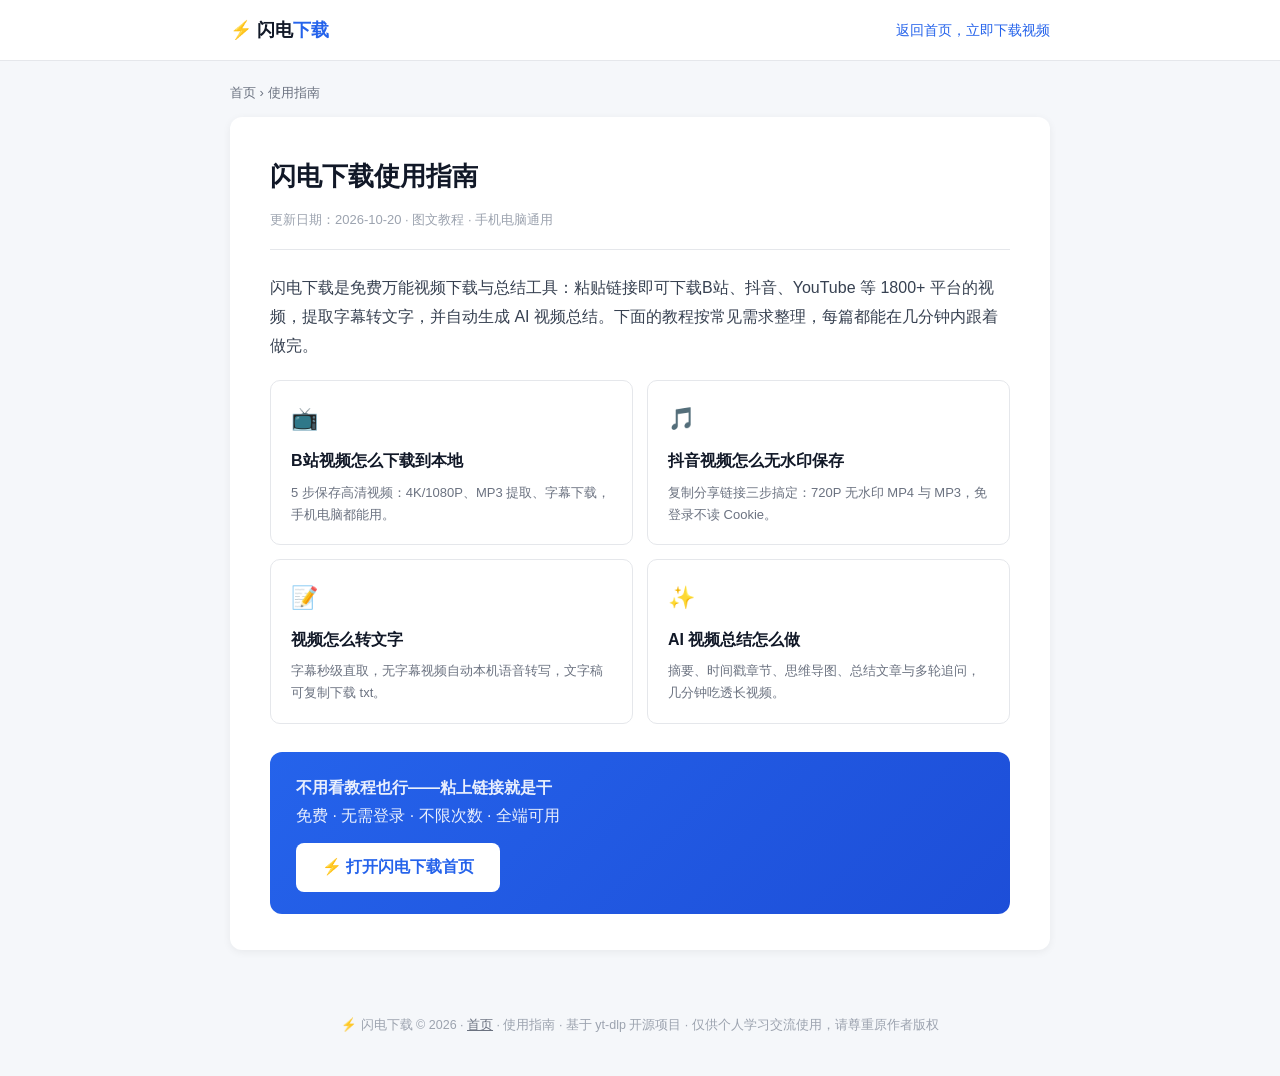
<file: frontend/guides/index.html>
<!DOCTYPE html>
<html lang="zh-CN">
<head>
  <meta charset="UTF-8">
  <meta name="viewport" content="width=device-width, initial-scale=1.0">
  <meta http-equiv="X-UA-Compatible" content="IE=edge">
  <meta name="theme-color" content="#2563EB">
  <meta name="format-detection" content="telephone=no">
  <title>使用指南 - 闪电下载 | 视频下载与 AI 总结教程大全</title>
  <meta name="description" content="闪电下载使用指南汇总：B站视频下载、抖音无水印保存、视频转文字、AI 视频总结等图文教程，步骤简单清晰，手机电脑都能跟着操作，全部免费。">
  <meta name="keywords" content="视频下载教程,B站下载教程,抖音无水印教程,视频转文字教程,AI视频总结教程,闪电下载">
  <meta name="robots" content="index, follow">
  <link rel="canonical" href="https://shandian-download.example.com/guides/">
  <meta property="og:title" content="闪电下载使用指南 - 视频下载与 AI 总结教程">
  <meta property="og:description" content="B站下载、抖音无水印、视频转文字、AI 总结：图文教程一站看全。">
  <meta property="og:image" content="https://shandian-download.example.com/images/og-image.png">
  <meta property="og:type" content="website">
  <meta property="og:url" content="https://shandian-download.example.com/guides/">
  <meta property="og:locale" content="zh_CN">
  <meta property="og:site_name" content="闪电下载">
  <meta itemprop="name" content="闪电下载使用指南">
  <meta itemprop="description" content="B站下载、抖音无水印、视频转文字、AI 总结：图文教程一站看全。">
  <meta itemprop="image" content="https://shandian-download.example.com/images/og-image.png">
  <script type="application/ld+json">
  {
    "@context": "https://schema.org",
    "@type": "BreadcrumbList",
    "itemListElement": [
      { "@type": "ListItem", "position": 1, "name": "首页", "item": "https://shandian-download.example.com/" },
      { "@type": "ListItem", "position": 2, "name": "使用指南" }
    ]
  }
  </script>
  <script type="application/ld+json">
  {
    "@context": "https://schema.org",
    "@type": "ItemList",
    "name": "闪电下载使用指南",
    "itemListElement": [
      { "@type": "ListItem", "position": 1, "name": "B站视频怎么下载到本地", "url": "https://shandian-download.example.com/guides/bilibili-video-download.html" },
      { "@type": "ListItem", "position": 2, "name": "抖音视频怎么无水印保存", "url": "https://shandian-download.example.com/guides/douyin-no-watermark.html" },
      { "@type": "ListItem", "position": 3, "name": "视频怎么转文字", "url": "https://shandian-download.example.com/guides/video-to-text.html" },
      { "@type": "ListItem", "position": 4, "name": "AI 视频总结怎么做", "url": "https://shandian-download.example.com/guides/ai-video-summary.html" }
    ]
  }
  </script>
  <link rel="icon" href="data:image/svg+xml,<svg xmlns='http://www.w3.org/2000/svg' viewBox='0 0 100 100'><text y='80' font-size='80'>⚡</text></svg>">
  <style>
    * { box-sizing: border-box; margin: 0; padding: 0; }
    body { font-family: -apple-system,"PingFang SC","Microsoft YaHei",sans-serif; background:#F5F7FA; color:#111827; line-height:1.8; }
    .topbar { position:sticky; top:0; background:#fff; border-bottom:1px solid #E5E7EB; z-index:10; }
    .topbar-inner { max-width:860px; margin:0 auto; padding:14px 20px; display:flex; justify-content:space-between; align-items:center; }
    .logo { font-weight:700; font-size:18px; color:#111827; text-decoration:none; }
    .logo b { color:#2563EB; }
    .home-link { color:#2563EB; text-decoration:none; font-size:14px; }
    .home-link:hover { text-decoration:underline; }
    .breadcrumb { max-width:860px; margin:20px auto 0; padding:0 20px; font-size:13px; color:#6B7280; }
    .breadcrumb a { color:#6B7280; text-decoration:none; }
    .breadcrumb a:hover { color:#2563EB; }
    .page { max-width:860px; margin:12px auto 40px; padding:0 20px; }
    .page-card { background:#fff; border-radius:12px; box-shadow:0 2px 8px rgba(0,0,0,.06); padding:36px 40px; }
    h1 { font-size:26px; margin-bottom:8px; }
    .meta { font-size:13px; color:#9CA3AF; padding-bottom:18px; border-bottom:1px solid #E5E7EB; margin-bottom:24px; }
    .intro { color:#374151; }
    .guide-list { display:grid; grid-template-columns:1fr 1fr; gap:14px; margin-top:20px; }
    .guide-card { display:block; border:1px solid #E5E7EB; border-radius:10px; padding:18px 20px; text-decoration:none; color:#111827; transition:.2s; }
    .guide-card:hover { border-color:#2563EB; box-shadow:0 2px 10px rgba(37,99,235,.10); }
    .guide-card .g-icon { font-size:22px; }
    .guide-card h2 { font-size:16px; margin:8px 0 6px; }
    .guide-card:hover h2 { color:#2563EB; }
    .guide-card p { font-size:13px; color:#6B7280; line-height:1.7; }
    .cta { margin-top:28px; background:linear-gradient(135deg,#2563EB,#1D4ED8); border-radius:12px; padding:22px 26px; color:#fff; }
    .cta p { color:rgba(255,255,255,.9); }
    .cta a { display:inline-block; background:#fff; color:#2563EB; font-weight:600; padding:10px 26px; border-radius:8px; text-decoration:none; margin-top:12px; }
    .cta a:hover { background:#EFF6FF; }
    .footer { text-align:center; padding:24px 20px 40px; color:#9CA3AF; font-size:12.5px; }
    .footer a { color:#6B7280; }
    @media (max-width:640px){ .page-card{padding:24px 18px;} h1{font-size:22px;} .guide-list{grid-template-columns:1fr;} }
  </style>
</head>
<body>
  <header class="topbar">
    <div class="topbar-inner">
      <a class="logo" href="/">⚡ 闪电<b>下载</b></a>
      <a class="home-link" href="/">返回首页，立即下载视频</a>
    </div>
  </header>

  <nav class="breadcrumb"><a href="/">首页</a> › 使用指南</nav>

  <main class="page">
    <div class="page-card">
      <h1>闪电下载使用指南</h1>
      <p class="meta">更新日期：2026-10-20 · 图文教程 · 手机电脑通用</p>
      <p class="intro">闪电下载是免费万能视频下载与总结工具：粘贴链接即可下载B站、抖音、YouTube 等 1800+ 平台的视频，提取字幕转文字，并自动生成 AI 视频总结。下面的教程按常见需求整理，每篇都能在几分钟内跟着做完。</p>

      <div class="guide-list">
        <a class="guide-card" href="/guides/bilibili-video-download.html">
          <span class="g-icon">📺</span>
          <h2>B站视频怎么下载到本地</h2>
          <p>5 步保存高清视频：4K/1080P、MP3 提取、字幕下载，手机电脑都能用。</p>
        </a>
        <a class="guide-card" href="/guides/douyin-no-watermark.html">
          <span class="g-icon">🎵</span>
          <h2>抖音视频怎么无水印保存</h2>
          <p>复制分享链接三步搞定：720P 无水印 MP4 与 MP3，免登录不读 Cookie。</p>
        </a>
        <a class="guide-card" href="/guides/video-to-text.html">
          <span class="g-icon">📝</span>
          <h2>视频怎么转文字</h2>
          <p>字幕秒级直取，无字幕视频自动本机语音转写，文字稿可复制下载 txt。</p>
        </a>
        <a class="guide-card" href="/guides/ai-video-summary.html">
          <span class="g-icon">✨</span>
          <h2>AI 视频总结怎么做</h2>
          <p>摘要、时间戳章节、思维导图、总结文章与多轮追问，几分钟吃透长视频。</p>
        </a>
      </div>

      <div class="cta">
        <p><strong>不用看教程也行——粘上链接就是干</strong></p>
        <p>免费 · 无需登录 · 不限次数 · 全端可用</p>
        <a href="/">⚡ 打开闪电下载首页</a>
      </div>
    </div>
  </main>

  <footer class="footer">
    <p>⚡ 闪电下载 © 2026 · <a href="/">首页</a> · 使用指南 · 基于 yt-dlp 开源项目 · 仅供个人学习交流使用，请尊重原作者版权</p>
  </footer>
</body>
</html>
</file>
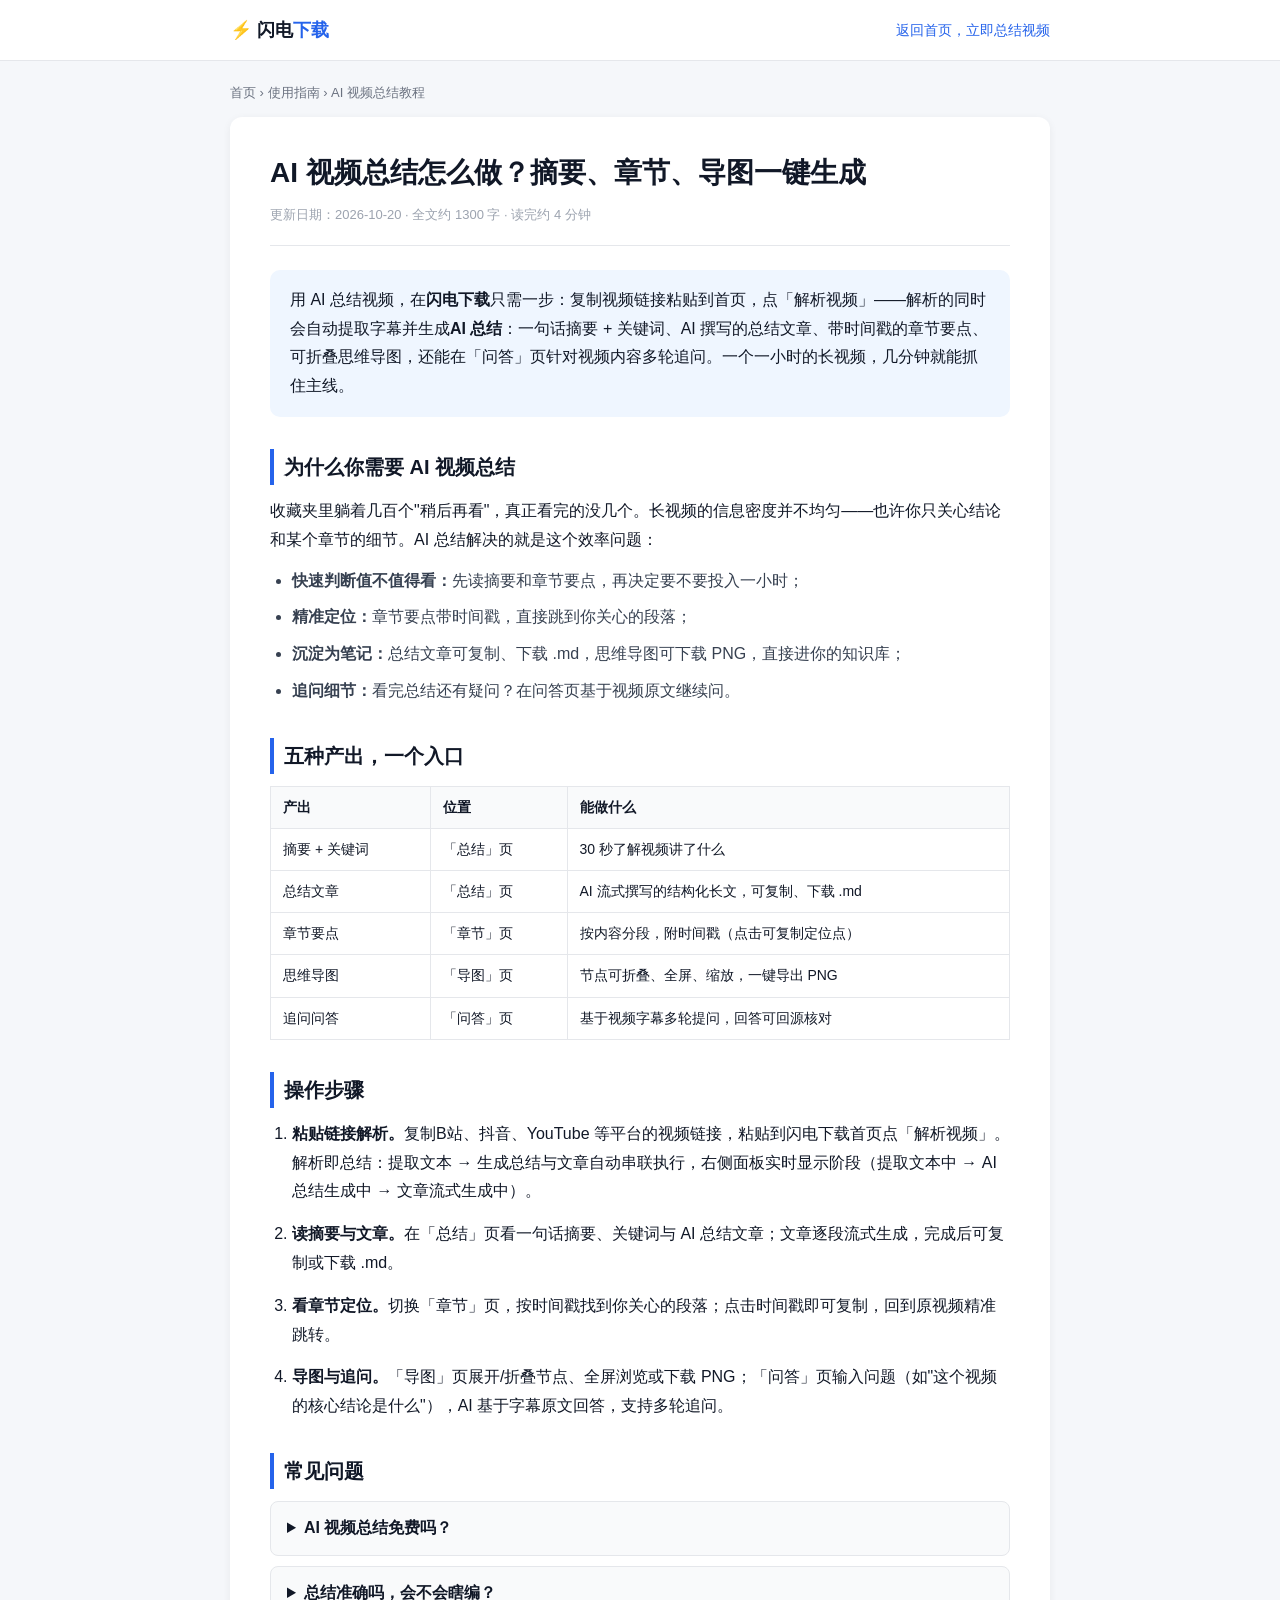
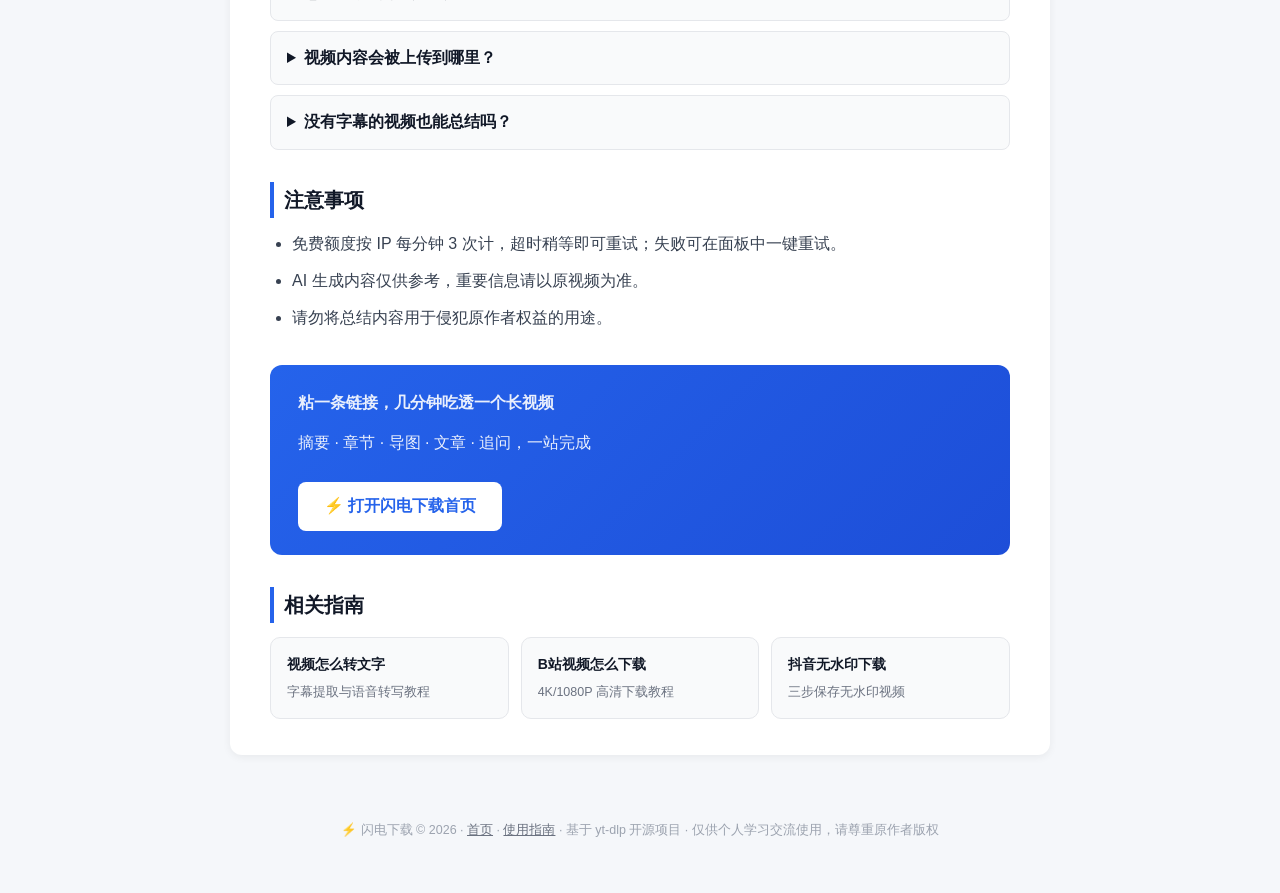
<file: frontend/guides/ai-video-summary.html>
<!DOCTYPE html>
<html lang="zh-CN">
<head>
  <meta charset="UTF-8">
  <meta name="viewport" content="width=device-width, initial-scale=1.0">
  <meta http-equiv="X-UA-Compatible" content="IE=edge">
  <meta name="theme-color" content="#2563EB">
  <meta name="format-detection" content="telephone=no">
  <title>AI 视频总结怎么做 - 闪电下载 | 摘要、章节、导图一键生成</title>
  <meta name="description" content="AI视频总结教程：把视频链接粘贴到闪电下载，自动生成摘要、时间戳章节要点、思维导图与总结文章，还能针对视频内容多轮追问，帮你几分钟吃透一小时长视频，免费使用。">
  <meta name="keywords" content="AI视频总结,视频总结生成,视频摘要,视频思维导图,AI看视频,视频要点提取,长视频总结,视频问答,闪电下载">
  <meta name="robots" content="index, follow">
  <link rel="canonical" href="https://shandian-download.example.com/guides/ai-video-summary.html">
  <meta property="og:title" content="AI 视频总结怎么做 - 闪电下载教程">
  <meta property="og:description" content="粘贴链接自动生成：摘要、时间戳章节、思维导图、总结文章，还能多轮追问视频内容。">
  <meta property="og:image" content="https://shandian-download.example.com/images/og-image.png">
  <meta property="og:type" content="article">
  <meta property="og:url" content="https://shandian-download.example.com/guides/ai-video-summary.html">
  <meta property="og:locale" content="zh_CN">
  <meta property="og:site_name" content="闪电下载">
  <meta itemprop="name" content="AI 视频总结怎么做">
  <meta itemprop="description" content="粘贴链接自动生成：摘要、时间戳章节、思维导图、总结文章，还能多轮追问视频内容。">
  <meta itemprop="image" content="https://shandian-download.example.com/images/og-image.png">
  <script type="application/ld+json">
  {
    "@context": "https://schema.org",
    "@type": "BreadcrumbList",
    "itemListElement": [
      { "@type": "ListItem", "position": 1, "name": "首页", "item": "https://shandian-download.example.com/" },
      { "@type": "ListItem", "position": 2, "name": "使用指南", "item": "https://shandian-download.example.com/guides/" },
      { "@type": "ListItem", "position": 3, "name": "AI 视频总结教程" }
    ]
  }
  </script>
  <script type="application/ld+json">
  {
    "@context": "https://schema.org",
    "@type": "HowTo",
    "name": "如何用 AI 总结一个视频",
    "description": "用闪电下载的 AI 总结能力快速吃透长视频：粘贴链接解析即自动生成摘要、章节要点、思维导图与总结文章，并可基于视频内容多轮追问。",
    "tool": [{ "@type": "HowToTool", "name": "闪电下载（浏览器在线工具，无需安装）" }],
    "step": [
      { "@type": "HowToStep", "name": "粘贴视频链接并解析", "text": "复制B站、抖音、YouTube 等平台视频链接，粘贴到闪电下载首页点「解析视频」；解析的同时会自动提取文本并开始生成 AI 总结，无需额外操作。" },
      { "@type": "HowToStep", "name": "查看总结", "text": "在「总结」页查看一句话摘要、关键词，以及 AI 撰写的结构化总结文章（流式逐段生成，可复制或下载 .md）。" },
      { "@type": "HowToStep", "name": "查看章节与导图", "text": "切换到「章节」页查看带时间戳的章节要点（点击时间戳可复制定位点）；「导图」页查看可折叠的思维导图，支持全屏、缩放与 PNG 下载。" },
      { "@type": "HowToStep", "name": "针对视频追问", "text": "在「问答」页基于该视频的字幕内容多轮提问，例如「第 3 章的重点能再展开讲讲吗」，AI 会结合原文回答。" }
    ]
  }
  </script>
  <script type="application/ld+json">
  {
    "@context": "https://schema.org",
    "@type": "FAQPage",
    "mainEntity": [
      {
        "@type": "Question",
        "name": "AI 视频总结是免费的吗？",
        "acceptedAnswer": { "@type": "Answer", "text": "当前限时免费开放，每个 IP 每分钟可使用 3 次；视频下载与文本提取则永久免费、不限次数。后续收费政策会提前在页面公示。" }
      },
      {
        "@type": "Question",
        "name": "总结是基于什么生成的？准确吗？",
        "acceptedAnswer": { "@type": "Answer", "text": "AI 总结基于视频字幕原文（或本机转写文本）与标题生成，大模型只接收文本，不观看视频画面；章节要点附带时间戳可回源核对，重要内容建议结合原视频确认。" }
      },
      {
        "@type": "Question",
        "name": "支持多长的视频？",
        "acceptedAnswer": { "@type": "Answer", "text": "以字幕/转写文本为输入，几十分钟到一小时以上的长视频均可总结；视频越长提取与生成耗时越长，页面会实时显示处理阶段。" }
      },
      {
        "@type": "Question",
        "name": "我的视频内容会被上传吗？",
        "acceptedAnswer": { "@type": "Answer", "text": "隐私设计：闪电下载不读取 Cookie；无字幕视频的语音转写在本机完成、音频不上传；使用 AI 总结时，仅字幕文本与视频标题会发送给本项目配置的 AI 服务商用于生成总结。" }
      }
    ]
  }
  </script>
  <link rel="icon" href="data:image/svg+xml,<svg xmlns='http://www.w3.org/2000/svg' viewBox='0 0 100 100'><text y='80' font-size='80'>⚡</text></svg>">
  <style>
    * { box-sizing: border-box; margin: 0; padding: 0; }
    body { font-family: -apple-system,"PingFang SC","Microsoft YaHei",sans-serif; background:#F5F7FA; color:#111827; line-height:1.8; }
    .topbar { position:sticky; top:0; background:#fff; border-bottom:1px solid #E5E7EB; z-index:10; }
    .topbar-inner { max-width:860px; margin:0 auto; padding:14px 20px; display:flex; justify-content:space-between; align-items:center; }
    .logo { font-weight:700; font-size:18px; color:#111827; text-decoration:none; }
    .logo b { color:#2563EB; }
    .home-link { color:#2563EB; text-decoration:none; font-size:14px; }
    .home-link:hover { text-decoration:underline; }
    .breadcrumb { max-width:860px; margin:20px auto 0; padding:0 20px; font-size:13px; color:#6B7280; }
    .breadcrumb a { color:#6B7280; text-decoration:none; }
    .breadcrumb a:hover { color:#2563EB; }
    .article { max-width:860px; margin:12px auto 40px; padding:0 20px; }
    .article-card { background:#fff; border-radius:12px; box-shadow:0 2px 8px rgba(0,0,0,.06); padding:36px 40px; }
    h1 { font-size:28px; line-height:1.45; margin-bottom:10px; }
    .meta { font-size:13px; color:#9CA3AF; padding-bottom:18px; border-bottom:1px solid #E5E7EB; margin-bottom:24px; }
    h2 { font-size:20px; margin:32px 0 12px; padding-left:10px; border-left:4px solid #2563EB; }
    p { margin:0 0 12px; }
    .answer { background:#EFF6FF; border-radius:10px; padding:16px 20px; }
    ol.steps { padding-left:22px; }
    ol.steps li { margin-bottom:14px; }
    table { width:100%; border-collapse:collapse; margin:8px 0 16px; font-size:14px; }
    th, td { border:1px solid #E5E7EB; padding:8px 12px; text-align:left; }
    th { background:#F9FAFB; }
    details { background:#F9FAFB; border:1px solid #E5E7EB; border-radius:8px; padding:12px 16px; margin-bottom:10px; }
    summary { font-weight:600; cursor:pointer; }
    details p { margin:10px 0 0; color:#374151; font-size:14.5px; }
    ul.notes { padding-left:22px; color:#374151; }
    ul.notes li { margin-bottom:8px; }
    .cta { margin-top:32px; background:linear-gradient(135deg,#2563EB,#1D4ED8); border-radius:12px; padding:24px 28px; color:#fff; }
    .cta p { color:rgba(255,255,255,.9); }
    .cta a { display:inline-block; background:#fff; color:#2563EB; font-weight:600; padding:10px 26px; border-radius:8px; text-decoration:none; margin-top:12px; }
    .cta a:hover { background:#EFF6FF; }
    .related { display:grid; grid-template-columns:repeat(3,1fr); gap:12px; margin-top:14px; }
    .related a { background:#F9FAFB; border:1px solid #E5E7EB; border-radius:10px; padding:14px 16px; text-decoration:none; color:#111827; font-size:14px; font-weight:600; }
    .related a:hover { border-color:#2563EB; color:#2563EB; }
    .related a span { display:block; font-weight:400; color:#6B7280; font-size:12.5px; margin-top:4px; }
    .footer { text-align:center; padding:24px 20px 40px; color:#9CA3AF; font-size:12.5px; }
    .footer a { color:#6B7280; }
    @media (max-width:640px){ .article-card{padding:24px 18px;} h1{font-size:24px;} .related{grid-template-columns:1fr;} }
  </style>
</head>
<body>
  <header class="topbar">
    <div class="topbar-inner">
      <a class="logo" href="/">⚡ 闪电<b>下载</b></a>
      <a class="home-link" href="/">返回首页，立即总结视频</a>
    </div>
  </header>

  <nav class="breadcrumb"><a href="/">首页</a> › <a href="/guides/">使用指南</a> › AI 视频总结教程</nav>

  <main class="article">
    <article class="article-card">
      <h1>AI 视频总结怎么做？摘要、章节、导图一键生成</h1>
      <p class="meta">更新日期：2026-10-20 · 全文约 1300 字 · 读完约 4 分钟</p>

      <p class="answer">用 AI 总结视频，在<strong>闪电下载</strong>只需一步：复制视频链接粘贴到首页，点「解析视频」——解析的同时会自动提取字幕并生成<strong>AI 总结</strong>：一句话摘要 + 关键词、AI 撰写的总结文章、带时间戳的章节要点、可折叠思维导图，还能在「问答」页针对视频内容多轮追问。一个一小时的长视频，几分钟就能抓住主线。</p>

      <h2>为什么你需要 AI 视频总结</h2>
      <p>收藏夹里躺着几百个"稍后再看"，真正看完的没几个。长视频的信息密度并不均匀——也许你只关心结论和某个章节的细节。AI 总结解决的就是这个效率问题：</p>
      <ul class="notes">
        <li><strong>快速判断值不值得看：</strong>先读摘要和章节要点，再决定要不要投入一小时；</li>
        <li><strong>精准定位：</strong>章节要点带时间戳，直接跳到你关心的段落；</li>
        <li><strong>沉淀为笔记：</strong>总结文章可复制、下载 .md，思维导图可下载 PNG，直接进你的知识库；</li>
        <li><strong>追问细节：</strong>看完总结还有疑问？在问答页基于视频原文继续问。</li>
      </ul>

      <h2>五种产出，一个入口</h2>
      <table>
        <tr><th>产出</th><th>位置</th><th>能做什么</th></tr>
        <tr><td>摘要 + 关键词</td><td>「总结」页</td><td>30 秒了解视频讲了什么</td></tr>
        <tr><td>总结文章</td><td>「总结」页</td><td>AI 流式撰写的结构化长文，可复制、下载 .md</td></tr>
        <tr><td>章节要点</td><td>「章节」页</td><td>按内容分段，附时间戳（点击可复制定位点）</td></tr>
        <tr><td>思维导图</td><td>「导图」页</td><td>节点可折叠、全屏、缩放，一键导出 PNG</td></tr>
        <tr><td>追问问答</td><td>「问答」页</td><td>基于视频字幕多轮提问，回答可回源核对</td></tr>
      </table>

      <h2>操作步骤</h2>
      <ol class="steps">
        <li><strong>粘贴链接解析。</strong>复制B站、抖音、YouTube 等平台的视频链接，粘贴到闪电下载首页点「解析视频」。解析即总结：提取文本 → 生成总结与文章自动串联执行，右侧面板实时显示阶段（提取文本中 → AI 总结生成中 → 文章流式生成中）。</li>
        <li><strong>读摘要与文章。</strong>在「总结」页看一句话摘要、关键词与 AI 总结文章；文章逐段流式生成，完成后可复制或下载 .md。</li>
        <li><strong>看章节定位。</strong>切换「章节」页，按时间戳找到你关心的段落；点击时间戳即可复制，回到原视频精准跳转。</li>
        <li><strong>导图与追问。</strong>「导图」页展开/折叠节点、全屏浏览或下载 PNG；「问答」页输入问题（如"这个视频的核心结论是什么"），AI 基于字幕原文回答，支持多轮追问。</li>
      </ol>

      <h2>常见问题</h2>
      <details>
        <summary>AI 视频总结免费吗？</summary>
        <p>当前限时免费开放，每 IP 每分钟 3 次；视频下载与文本提取永久免费不限次数。未来的收费政策会提前在页面公示。</p>
      </details>
      <details>
        <summary>总结准确吗，会不会瞎编？</summary>
        <p>总结基于视频字幕原文（或本机转写文本）生成，AI 只接收文本、不观看画面。章节要点附带时间戳，可回原视频核对；关键结论建议结合原片确认。若站点的 AI 服务暂不可用，会明确提示而不是静默给出低质结果。</p>
      </details>
      <details>
        <summary>视频内容会被上传到哪里？</summary>
        <p>闪电下载不读取 Cookie；无字幕视频的语音转写在本机完成、音频不上传；使用 AI 总结时，仅字幕文本与视频标题会发送给本项目配置的 AI 服务商，用于生成总结。</p>
      </details>
      <details>
        <summary>没有字幕的视频也能总结吗？</summary>
        <p>可以。没有公开字幕时会自动本机转写生成文本，再进入 AI 总结流程；转写耗时随视频时长增加，详见<a href="/guides/video-to-text.html">视频转文字教程</a>。</p>
      </details>

      <h2>注意事项</h2>
      <ul class="notes">
        <li>免费额度按 IP 每分钟 3 次计，超时稍等即可重试；失败可在面板中一键重试。</li>
        <li>AI 生成内容仅供参考，重要信息请以原视频为准。</li>
        <li>请勿将总结内容用于侵犯原作者权益的用途。</li>
      </ul>

      <div class="cta">
        <p><strong>粘一条链接，几分钟吃透一个长视频</strong></p>
        <p>摘要 · 章节 · 导图 · 文章 · 追问，一站完成</p>
        <a href="/">⚡ 打开闪电下载首页</a>
      </div>

      <h2>相关指南</h2>
      <div class="related">
        <a href="/guides/video-to-text.html">视频怎么转文字<span>字幕提取与语音转写教程</span></a>
        <a href="/guides/bilibili-video-download.html">B站视频怎么下载<span>4K/1080P 高清下载教程</span></a>
        <a href="/guides/douyin-no-watermark.html">抖音无水印下载<span>三步保存无水印视频</span></a>
      </div>
    </article>
  </main>

  <footer class="footer">
    <p>⚡ 闪电下载 © 2026 · <a href="/">首页</a> · <a href="/guides/">使用指南</a> · 基于 yt-dlp 开源项目 · 仅供个人学习交流使用，请尊重原作者版权</p>
  </footer>
</body>
</html>
</file>
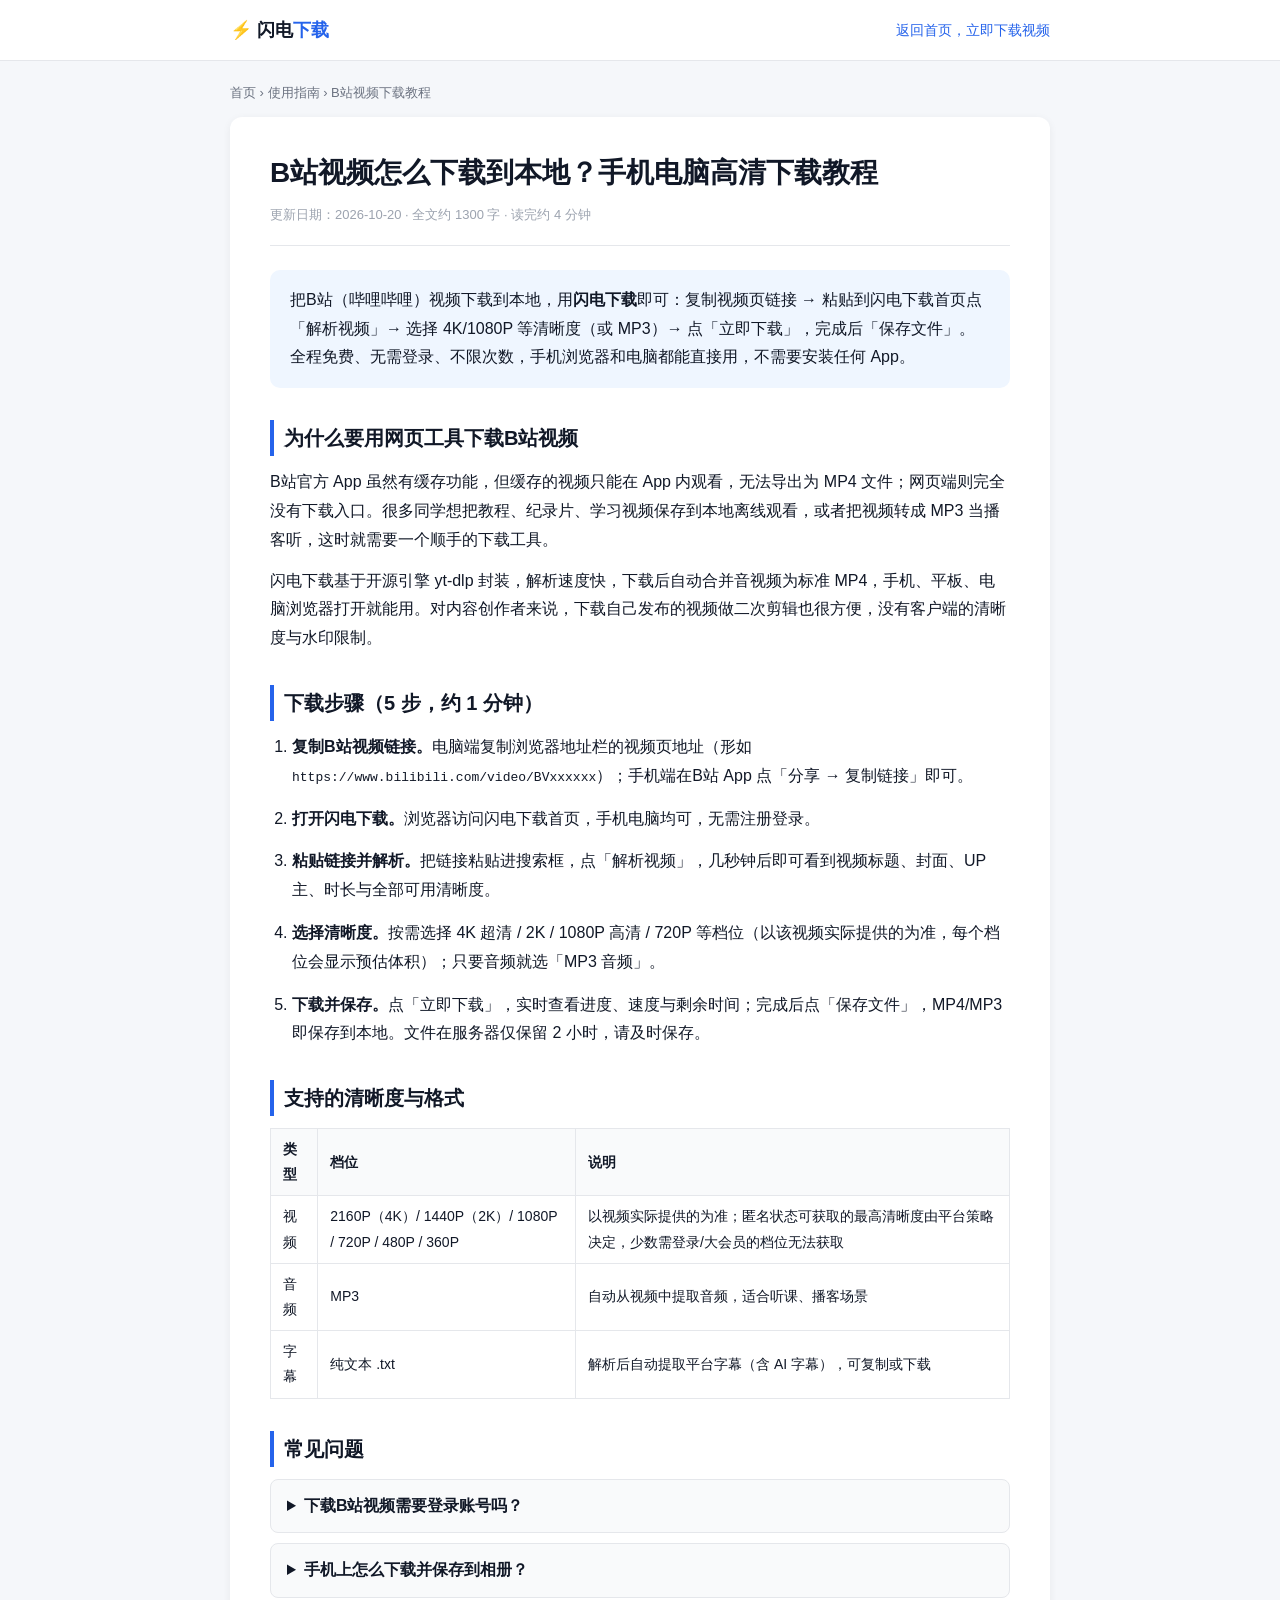
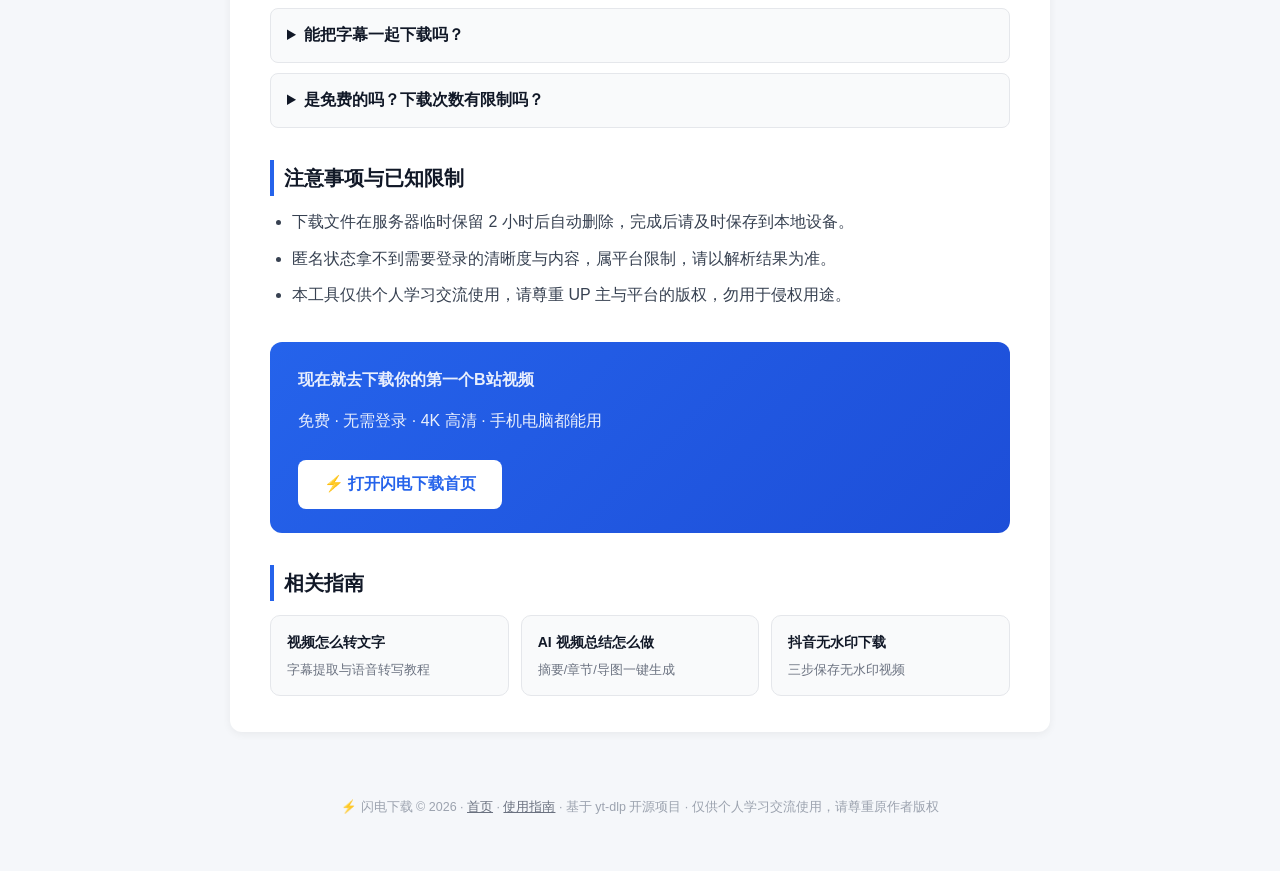
<file: frontend/guides/bilibili-video-download.html>
<!DOCTYPE html>
<html lang="zh-CN">
<head>
  <meta charset="UTF-8">
  <meta name="viewport" content="width=device-width, initial-scale=1.0">
  <meta http-equiv="X-UA-Compatible" content="IE=edge">
  <meta name="theme-color" content="#2563EB">
  <meta name="format-detection" content="telephone=no">
  <title>B站视频怎么下载到本地 - 闪电下载 | 手机电脑高清下载教程</title>
  <meta name="description" content="详细图文教程：用闪电下载免费下载B站视频到本地，支持4K/1080P高清、MP3音频提取与字幕下载，手机电脑浏览器直接用，无需登录、不限次数，看完就会。">
  <meta name="keywords" content="B站视频下载,哔哩哔哩下载,bilibili视频下载,B站视频保存,B站下载教程,B站MP3提取,B站字幕下载,闪电下载">
  <meta name="robots" content="index, follow">
  <link rel="canonical" href="https://shandian-download.example.com/guides/bilibili-video-download.html">
  <meta property="og:title" content="B站视频怎么下载到本地 - 闪电下载教程">
  <meta property="og:description" content="免费下载B站视频到本地：4K/1080P高清、MP3提取、字幕下载，手机电脑都能用。">
  <meta property="og:image" content="https://shandian-download.example.com/images/og-image.png">
  <meta property="og:type" content="article">
  <meta property="og:url" content="https://shandian-download.example.com/guides/bilibili-video-download.html">
  <meta property="og:locale" content="zh_CN">
  <meta property="og:site_name" content="闪电下载">
  <meta itemprop="name" content="B站视频怎么下载到本地">
  <meta itemprop="description" content="免费下载B站视频到本地：4K/1080P高清、MP3提取、字幕下载，手机电脑都能用。">
  <meta itemprop="image" content="https://shandian-download.example.com/images/og-image.png">
  <script type="application/ld+json">
  {
    "@context": "https://schema.org",
    "@type": "BreadcrumbList",
    "itemListElement": [
      { "@type": "ListItem", "position": 1, "name": "首页", "item": "https://shandian-download.example.com/" },
      { "@type": "ListItem", "position": 2, "name": "使用指南", "item": "https://shandian-download.example.com/guides/" },
      { "@type": "ListItem", "position": 3, "name": "B站视频下载教程" }
    ]
  }
  </script>
  <script type="application/ld+json">
  {
    "@context": "https://schema.org",
    "@type": "HowTo",
    "name": "如何免费下载B站视频到本地",
    "description": "用闪电下载把哔哩哔哩视频保存到手机或电脑：复制链接、粘贴解析、选清晰度、下载保存，全程免费无需登录。",
    "totalTime": "PT1M",
    "tool": [{ "@type": "HowToTool", "name": "闪电下载（浏览器在线工具，无需安装）" }],
    "step": [
      { "@type": "HowToStep", "name": "复制B站视频链接", "text": "在B站打开要下载的视频，复制浏览器地址栏的视频页链接（形如 https://www.bilibili.com/video/BVxxxxxx）。手机端可在分享菜单中选择「复制链接」。" },
      { "@type": "HowToStep", "name": "打开闪电下载", "text": "在浏览器中打开闪电下载首页，手机和电脑都可以直接使用，无需安装任何 App。" },
      { "@type": "HowToStep", "name": "粘贴链接并解析", "text": "把链接粘贴进搜索框，点击「解析视频」，几秒钟后会显示视频标题、封面、UP主、时长和全部可用清晰度。" },
      { "@type": "HowToStep", "name": "选择清晰度", "text": "按需选择 4K/2K/1080P/720P 等清晰度（以该视频实际提供的为准），只需要音频时可选 MP3。" },
      { "@type": "HowToStep", "name": "下载并保存文件", "text": "点击「立即下载」等待进度完成，再点「保存文件」把 MP4 或 MP3 保存到本地；文件在服务器保留 2 小时，请及时保存。" }
    ]
  }
  </script>
  <script type="application/ld+json">
  {
    "@context": "https://schema.org",
    "@type": "FAQPage",
    "mainEntity": [
      {
        "@type": "Question",
        "name": "下载B站视频需要登录账号吗？",
        "acceptedAnswer": { "@type": "Answer", "text": "不需要。闪电下载匿名即可使用，无需注册登录B站，也不读取你的 Cookie；匿名状态下能拿到的最高清晰度以解析结果为准，少数需要大会员/登录才能观看的清晰度无法获取。" }
      },
      {
        "@type": "Question",
        "name": "手机上能下载B站视频吗？",
        "acceptedAnswer": { "@type": "Answer", "text": "能。手机浏览器打开闪电下载即可直接使用：在B站 App 分享菜单复制链接，粘贴解析下载，保存的 MP4 可在相册或文件管理中查看。" }
      },
      {
        "@type": "Question",
        "name": "能把B站视频的字幕也下载下来吗？",
        "acceptedAnswer": { "@type": "Answer", "text": "可以。解析后「文本」页会自动提取视频字幕为纯文本（含平台 AI 字幕），支持一键复制或下载 .txt；AI 总结还会基于字幕生成摘要、章节要点和思维导图。" }
      },
      {
        "@type": "Question",
        "name": "下载是免费的吗？有限制吗？",
        "acceptedAnswer": { "@type": "Answer", "text": "视频下载与文本提取完全免费，不限次数、不限清晰度；AI 总结当前限时免费开放（每 IP 每分钟 3 次）。下载文件在服务器临时保留 2 小时后自动删除。" }
      }
    ]
  }
  </script>
  <link rel="icon" href="data:image/svg+xml,<svg xmlns='http://www.w3.org/2000/svg' viewBox='0 0 100 100'><text y='80' font-size='80'>⚡</text></svg>">
  <style>
    * { box-sizing: border-box; margin: 0; padding: 0; }
    body { font-family: -apple-system,"PingFang SC","Microsoft YaHei",sans-serif; background:#F5F7FA; color:#111827; line-height:1.8; }
    .topbar { position:sticky; top:0; background:#fff; border-bottom:1px solid #E5E7EB; z-index:10; }
    .topbar-inner { max-width:860px; margin:0 auto; padding:14px 20px; display:flex; justify-content:space-between; align-items:center; }
    .logo { font-weight:700; font-size:18px; color:#111827; text-decoration:none; }
    .logo b { color:#2563EB; }
    .home-link { color:#2563EB; text-decoration:none; font-size:14px; }
    .home-link:hover { text-decoration:underline; }
    .breadcrumb { max-width:860px; margin:20px auto 0; padding:0 20px; font-size:13px; color:#6B7280; }
    .breadcrumb a { color:#6B7280; text-decoration:none; }
    .breadcrumb a:hover { color:#2563EB; }
    .article { max-width:860px; margin:12px auto 40px; padding:0 20px; }
    .article-card { background:#fff; border-radius:12px; box-shadow:0 2px 8px rgba(0,0,0,.06); padding:36px 40px; }
    h1 { font-size:28px; line-height:1.45; margin-bottom:10px; }
    .meta { font-size:13px; color:#9CA3AF; padding-bottom:18px; border-bottom:1px solid #E5E7EB; margin-bottom:24px; }
    h2 { font-size:20px; margin:32px 0 12px; padding-left:10px; border-left:4px solid #2563EB; }
    p { margin:0 0 12px; }
    .answer { background:#EFF6FF; border-radius:10px; padding:16px 20px; }
    ol.steps { padding-left:22px; }
    ol.steps li { margin-bottom:14px; }
    table { width:100%; border-collapse:collapse; margin:8px 0 16px; font-size:14px; }
    th, td { border:1px solid #E5E7EB; padding:8px 12px; text-align:left; }
    th { background:#F9FAFB; }
    details { background:#F9FAFB; border:1px solid #E5E7EB; border-radius:8px; padding:12px 16px; margin-bottom:10px; }
    summary { font-weight:600; cursor:pointer; }
    details p { margin:10px 0 0; color:#374151; font-size:14.5px; }
    ul.notes { padding-left:22px; color:#374151; }
    ul.notes li { margin-bottom:8px; }
    .cta { margin-top:32px; background:linear-gradient(135deg,#2563EB,#1D4ED8); border-radius:12px; padding:24px 28px; color:#fff; }
    .cta p { color:rgba(255,255,255,.9); }
    .cta a { display:inline-block; background:#fff; color:#2563EB; font-weight:600; padding:10px 26px; border-radius:8px; text-decoration:none; margin-top:12px; }
    .cta a:hover { background:#EFF6FF; }
    .related { display:grid; grid-template-columns:repeat(3,1fr); gap:12px; margin-top:14px; }
    .related a { background:#F9FAFB; border:1px solid #E5E7EB; border-radius:10px; padding:14px 16px; text-decoration:none; color:#111827; font-size:14px; font-weight:600; }
    .related a:hover { border-color:#2563EB; color:#2563EB; }
    .related a span { display:block; font-weight:400; color:#6B7280; font-size:12.5px; margin-top:4px; }
    .footer { text-align:center; padding:24px 20px 40px; color:#9CA3AF; font-size:12.5px; }
    .footer a { color:#6B7280; }
    @media (max-width:640px){ .article-card{padding:24px 18px;} h1{font-size:24px;} .related{grid-template-columns:1fr;} }
  </style>
</head>
<body>
  <header class="topbar">
    <div class="topbar-inner">
      <a class="logo" href="/">⚡ 闪电<b>下载</b></a>
      <a class="home-link" href="/">返回首页，立即下载视频</a>
    </div>
  </header>

  <nav class="breadcrumb"><a href="/">首页</a> › <a href="/guides/">使用指南</a> › B站视频下载教程</nav>

  <main class="article">
    <article class="article-card">
      <h1>B站视频怎么下载到本地？手机电脑高清下载教程</h1>
      <p class="meta">更新日期：2026-10-20 · 全文约 1300 字 · 读完约 4 分钟</p>

      <p class="answer">把B站（哔哩哔哩）视频下载到本地，用<strong>闪电下载</strong>即可：复制视频页链接 → 粘贴到闪电下载首页点「解析视频」→ 选择 4K/1080P 等清晰度（或 MP3）→ 点「立即下载」，完成后「保存文件」。全程免费、无需登录、不限次数，手机浏览器和电脑都能直接用，不需要安装任何 App。</p>

      <h2>为什么要用网页工具下载B站视频</h2>
      <p>B站官方 App 虽然有缓存功能，但缓存的视频只能在 App 内观看，无法导出为 MP4 文件；网页端则完全没有下载入口。很多同学想把教程、纪录片、学习视频保存到本地离线观看，或者把视频转成 MP3 当播客听，这时就需要一个顺手的下载工具。</p>
      <p>闪电下载基于开源引擎 yt-dlp 封装，解析速度快，下载后自动合并音视频为标准 MP4，手机、平板、电脑浏览器打开就能用。对内容创作者来说，下载自己发布的视频做二次剪辑也很方便，没有客户端的清晰度与水印限制。</p>

      <h2>下载步骤（5 步，约 1 分钟）</h2>
      <ol class="steps">
        <li><strong>复制B站视频链接。</strong>电脑端复制浏览器地址栏的视频页地址（形如 <code>https://www.bilibili.com/video/BVxxxxxx</code>）；手机端在B站 App 点「分享 → 复制链接」即可。</li>
        <li><strong>打开闪电下载。</strong>浏览器访问闪电下载首页，手机电脑均可，无需注册登录。</li>
        <li><strong>粘贴链接并解析。</strong>把链接粘贴进搜索框，点「解析视频」，几秒钟后即可看到视频标题、封面、UP主、时长与全部可用清晰度。</li>
        <li><strong>选择清晰度。</strong>按需选择 4K 超清 / 2K / 1080P 高清 / 720P 等档位（以该视频实际提供的为准，每个档位会显示预估体积）；只要音频就选「MP3 音频」。</li>
        <li><strong>下载并保存。</strong>点「立即下载」，实时查看进度、速度与剩余时间；完成后点「保存文件」，MP4/MP3 即保存到本地。文件在服务器仅保留 2 小时，请及时保存。</li>
      </ol>

      <h2>支持的清晰度与格式</h2>
      <table>
        <tr><th>类型</th><th>档位</th><th>说明</th></tr>
        <tr><td>视频</td><td>2160P（4K）/ 1440P（2K）/ 1080P / 720P / 480P / 360P</td><td>以视频实际提供的为准；匿名状态可获取的最高清晰度由平台策略决定，少数需登录/大会员的档位无法获取</td></tr>
        <tr><td>音频</td><td>MP3</td><td>自动从视频中提取音频，适合听课、播客场景</td></tr>
        <tr><td>字幕</td><td>纯文本 .txt</td><td>解析后自动提取平台字幕（含 AI 字幕），可复制或下载</td></tr>
      </table>

      <h2>常见问题</h2>
      <details>
        <summary>下载B站视频需要登录账号吗？</summary>
        <p>不需要。闪电下载无需注册登录，也不读取你的 Cookie。匿名状态下能拿到的最高清晰度以解析结果为准；需要登录才能观看的内容（如部分 1080P+ 高清、大会员专享）目前无法获取。</p>
      </details>
      <details>
        <summary>手机上怎么下载并保存到相册？</summary>
        <p>手机浏览器打开闪电下载 → 粘贴链接解析下载 → 点「保存文件」。安卓在下载目录查看并可移入相册；iOS 在「文件」App 中查看，也可保存到相册。</p>
      </details>
      <details>
        <summary>能把字幕一起下载吗？</summary>
        <p>可以。解析后右侧面板的「文本」页会自动提取字幕为纯文本，支持复制和下载 .txt；「AI 总结」还会基于字幕生成摘要、带时间戳的章节要点和思维导图，详见<a href="/guides/ai-video-summary.html">AI 视频总结教程</a>。</p>
      </details>
      <details>
        <summary>是免费的吗？下载次数有限制吗？</summary>
        <p>视频下载与文本提取完全免费，不限次数、不限清晰度、无需登录；AI 总结与 AI 问答当前限时免费开放（每 IP 每分钟 3 次）。</p>
      </details>

      <h2>注意事项与已知限制</h2>
      <ul class="notes">
        <li>下载文件在服务器临时保留 2 小时后自动删除，完成后请及时保存到本地设备。</li>
        <li>匿名状态拿不到需要登录的清晰度与内容，属平台限制，请以解析结果为准。</li>
        <li>本工具仅供个人学习交流使用，请尊重 UP 主与平台的版权，勿用于侵权用途。</li>
      </ul>

      <div class="cta">
        <p><strong>现在就去下载你的第一个B站视频</strong></p>
        <p>免费 · 无需登录 · 4K 高清 · 手机电脑都能用</p>
        <a href="/">⚡ 打开闪电下载首页</a>
      </div>

      <h2>相关指南</h2>
      <div class="related">
        <a href="/guides/video-to-text.html">视频怎么转文字<span>字幕提取与语音转写教程</span></a>
        <a href="/guides/ai-video-summary.html">AI 视频总结怎么做<span>摘要/章节/导图一键生成</span></a>
        <a href="/guides/douyin-no-watermark.html">抖音无水印下载<span>三步保存无水印视频</span></a>
      </div>
    </article>
  </main>

  <footer class="footer">
    <p>⚡ 闪电下载 © 2026 · <a href="/">首页</a> · <a href="/guides/">使用指南</a> · 基于 yt-dlp 开源项目 · 仅供个人学习交流使用，请尊重原作者版权</p>
  </footer>
</body>
</html>
</file>
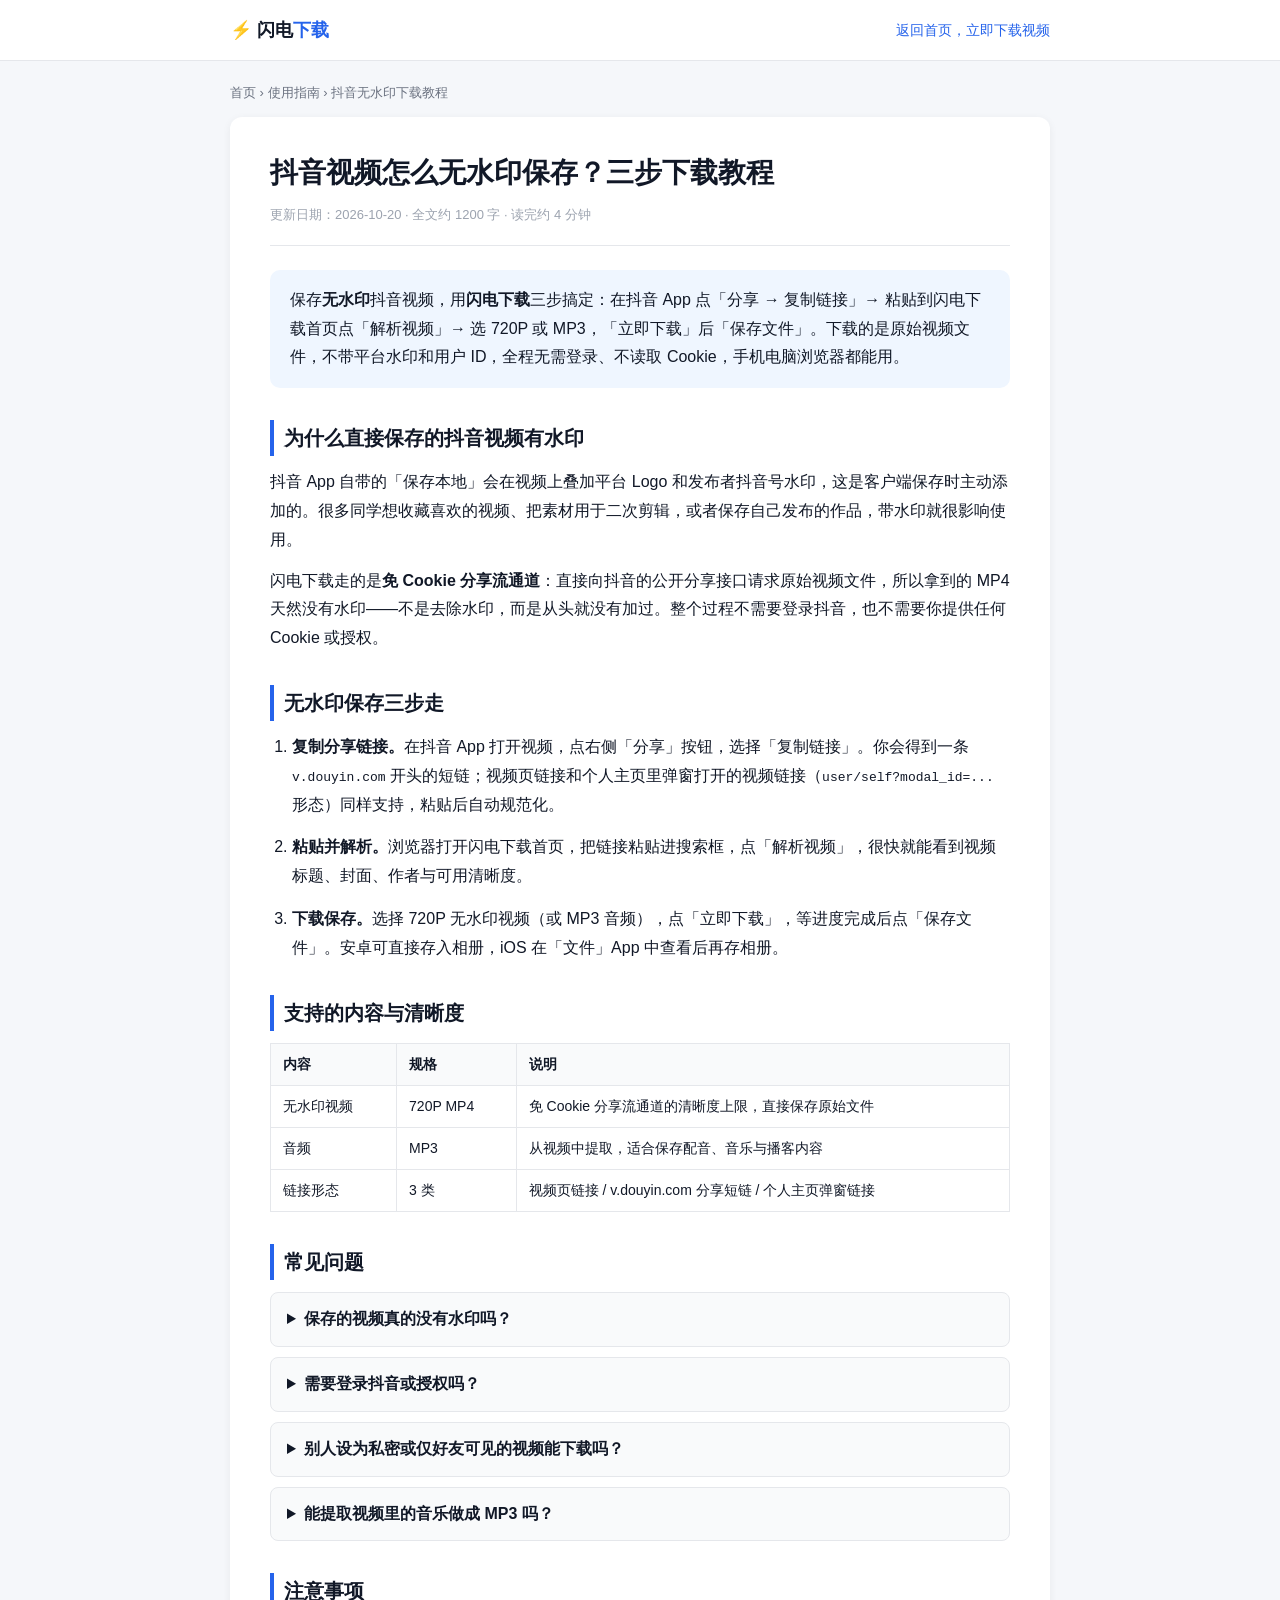
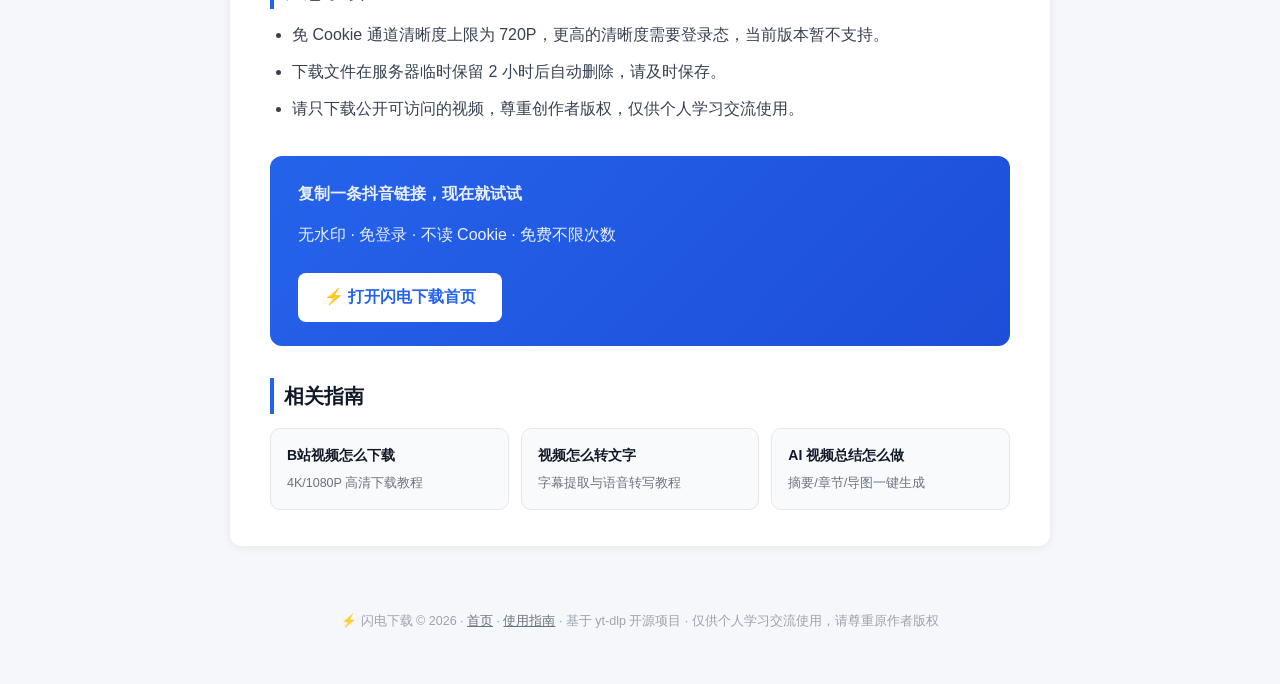
<file: frontend/guides/douyin-no-watermark.html>
<!DOCTYPE html>
<html lang="zh-CN">
<head>
  <meta charset="UTF-8">
  <meta name="viewport" content="width=device-width, initial-scale=1.0">
  <meta http-equiv="X-UA-Compatible" content="IE=edge">
  <meta name="theme-color" content="#2563EB">
  <meta name="format-detection" content="telephone=no">
  <title>抖音视频怎么无水印保存 - 闪电下载 | 三步下载教程</title>
  <meta name="description" content="抖音视频无水印下载教程：复制分享链接，粘贴到闪电下载即可保存720P无水印视频或提取MP3，全程无需登录、不读Cookie，手机电脑浏览器直接用，免费不限次数。">
  <meta name="keywords" content="抖音无水印下载,抖音视频保存,抖音去水印,抖音视频下载,抖音下载教程,抖音MP3提取,抖音保存到相册,闪电下载">
  <meta name="robots" content="index, follow">
  <link rel="canonical" href="https://shandian-download.example.com/guides/douyin-no-watermark.html">
  <meta property="og:title" content="抖音视频怎么无水印保存 - 闪电下载教程">
  <meta property="og:description" content="复制分享链接粘贴即存：720P 无水印视频 + MP3，无需登录、不读 Cookie。">
  <meta property="og:image" content="https://shandian-download.example.com/images/og-image.png">
  <meta property="og:type" content="article">
  <meta property="og:url" content="https://shandian-download.example.com/guides/douyin-no-watermark.html">
  <meta property="og:locale" content="zh_CN">
  <meta property="og:site_name" content="闪电下载">
  <meta itemprop="name" content="抖音视频怎么无水印保存">
  <meta itemprop="description" content="复制分享链接粘贴即存：720P 无水印视频 + MP3，无需登录、不读 Cookie。">
  <meta itemprop="image" content="https://shandian-download.example.com/images/og-image.png">
  <script type="application/ld+json">
  {
    "@context": "https://schema.org",
    "@type": "BreadcrumbList",
    "itemListElement": [
      { "@type": "ListItem", "position": 1, "name": "首页", "item": "https://shandian-download.example.com/" },
      { "@type": "ListItem", "position": 2, "name": "使用指南", "item": "https://shandian-download.example.com/guides/" },
      { "@type": "ListItem", "position": 3, "name": "抖音无水印下载教程" }
    ]
  }
  </script>
  <script type="application/ld+json">
  {
    "@context": "https://schema.org",
    "@type": "HowTo",
    "name": "如何无水印保存抖音视频",
    "description": "用闪电下载把抖音视频保存为无水印 MP4 或 MP3：复制分享链接、粘贴解析、下载保存，无需登录、不读取 Cookie。",
    "totalTime": "PT1M",
    "tool": [{ "@type": "HowToTool", "name": "闪电下载（浏览器在线工具，无需安装）" }],
    "step": [
      { "@type": "HowToStep", "name": "复制抖音分享链接", "text": "在抖音 App 打开要保存的视频，点「分享 → 复制链接」。支持视频页链接、v.douyin.com 分享短链，以及个人主页弹窗形态的链接。" },
      { "@type": "HowToStep", "name": "粘贴到闪电下载并解析", "text": "在浏览器打开闪电下载首页，把链接粘贴进搜索框点「解析视频」，系统会自动识别并规范化抖音链接。" },
      { "@type": "HowToStep", "name": "下载无水印视频或 MP3", "text": "选择 720P 视频或 MP3 音频，点「立即下载」，完成后点「保存文件」即可保存到手机相册或电脑本地。" }
    ]
  }
  </script>
  <script type="application/ld+json">
  {
    "@context": "https://schema.org",
    "@type": "FAQPage",
    "mainEntity": [
      {
        "@type": "Question",
        "name": "保存下来的抖音视频真的没有水印吗？",
        "acceptedAnswer": { "@type": "Answer", "text": "是的。闪电下载通过免 Cookie 分享流通道直接获取原始视频文件，保存下来的 MP4 不带平台水印与用户 ID，也不是录屏。" }
      },
      {
        "@type": "Question",
        "name": "需要登录抖音账号或者授权吗？",
        "acceptedAnswer": { "@type": "Answer", "text": "完全不需要。闪电下载的抖音通道全程无需任何 Cookie，也不读取你的浏览器或本机信息，粘贴公开分享链接即可使用。" }
      },
      {
        "@type": "Question",
        "name": "支持哪些形式的抖音链接？",
        "acceptedAnswer": { "@type": "Answer", "text": "支持三类：普通视频页链接、v.douyin.com 分享短链，以及个人主页里弹窗打开视频的链接（user/self?modal_id=... 形态），粘贴后自动规范化解析。" }
      },
      {
        "@type": "Question",
        "name": "无水印下载的清晰度上限是多少？",
        "acceptedAnswer": { "@type": "Answer", "text": "免 Cookie 通道当前最高支持 720P 无水印视频与 MP3 音频提取；这是匿名分享流的清晰度上限，满足绝大多数保存与剪辑需求。" }
      }
    ]
  }
  </script>
  <link rel="icon" href="data:image/svg+xml,<svg xmlns='http://www.w3.org/2000/svg' viewBox='0 0 100 100'><text y='80' font-size='80'>⚡</text></svg>">
  <style>
    * { box-sizing: border-box; margin: 0; padding: 0; }
    body { font-family: -apple-system,"PingFang SC","Microsoft YaHei",sans-serif; background:#F5F7FA; color:#111827; line-height:1.8; }
    .topbar { position:sticky; top:0; background:#fff; border-bottom:1px solid #E5E7EB; z-index:10; }
    .topbar-inner { max-width:860px; margin:0 auto; padding:14px 20px; display:flex; justify-content:space-between; align-items:center; }
    .logo { font-weight:700; font-size:18px; color:#111827; text-decoration:none; }
    .logo b { color:#2563EB; }
    .home-link { color:#2563EB; text-decoration:none; font-size:14px; }
    .home-link:hover { text-decoration:underline; }
    .breadcrumb { max-width:860px; margin:20px auto 0; padding:0 20px; font-size:13px; color:#6B7280; }
    .breadcrumb a { color:#6B7280; text-decoration:none; }
    .breadcrumb a:hover { color:#2563EB; }
    .article { max-width:860px; margin:12px auto 40px; padding:0 20px; }
    .article-card { background:#fff; border-radius:12px; box-shadow:0 2px 8px rgba(0,0,0,.06); padding:36px 40px; }
    h1 { font-size:28px; line-height:1.45; margin-bottom:10px; }
    .meta { font-size:13px; color:#9CA3AF; padding-bottom:18px; border-bottom:1px solid #E5E7EB; margin-bottom:24px; }
    h2 { font-size:20px; margin:32px 0 12px; padding-left:10px; border-left:4px solid #2563EB; }
    p { margin:0 0 12px; }
    .answer { background:#EFF6FF; border-radius:10px; padding:16px 20px; }
    ol.steps { padding-left:22px; }
    ol.steps li { margin-bottom:14px; }
    table { width:100%; border-collapse:collapse; margin:8px 0 16px; font-size:14px; }
    th, td { border:1px solid #E5E7EB; padding:8px 12px; text-align:left; }
    th { background:#F9FAFB; }
    details { background:#F9FAFB; border:1px solid #E5E7EB; border-radius:8px; padding:12px 16px; margin-bottom:10px; }
    summary { font-weight:600; cursor:pointer; }
    details p { margin:10px 0 0; color:#374151; font-size:14.5px; }
    ul.notes { padding-left:22px; color:#374151; }
    ul.notes li { margin-bottom:8px; }
    .cta { margin-top:32px; background:linear-gradient(135deg,#2563EB,#1D4ED8); border-radius:12px; padding:24px 28px; color:#fff; }
    .cta p { color:rgba(255,255,255,.9); }
    .cta a { display:inline-block; background:#fff; color:#2563EB; font-weight:600; padding:10px 26px; border-radius:8px; text-decoration:none; margin-top:12px; }
    .cta a:hover { background:#EFF6FF; }
    .related { display:grid; grid-template-columns:repeat(3,1fr); gap:12px; margin-top:14px; }
    .related a { background:#F9FAFB; border:1px solid #E5E7EB; border-radius:10px; padding:14px 16px; text-decoration:none; color:#111827; font-size:14px; font-weight:600; }
    .related a:hover { border-color:#2563EB; color:#2563EB; }
    .related a span { display:block; font-weight:400; color:#6B7280; font-size:12.5px; margin-top:4px; }
    .footer { text-align:center; padding:24px 20px 40px; color:#9CA3AF; font-size:12.5px; }
    .footer a { color:#6B7280; }
    @media (max-width:640px){ .article-card{padding:24px 18px;} h1{font-size:24px;} .related{grid-template-columns:1fr;} }
  </style>
</head>
<body>
  <header class="topbar">
    <div class="topbar-inner">
      <a class="logo" href="/">⚡ 闪电<b>下载</b></a>
      <a class="home-link" href="/">返回首页，立即下载视频</a>
    </div>
  </header>

  <nav class="breadcrumb"><a href="/">首页</a> › <a href="/guides/">使用指南</a> › 抖音无水印下载教程</nav>

  <main class="article">
    <article class="article-card">
      <h1>抖音视频怎么无水印保存？三步下载教程</h1>
      <p class="meta">更新日期：2026-10-20 · 全文约 1200 字 · 读完约 4 分钟</p>

      <p class="answer">保存<strong>无水印</strong>抖音视频，用<strong>闪电下载</strong>三步搞定：在抖音 App 点「分享 → 复制链接」→ 粘贴到闪电下载首页点「解析视频」→ 选 720P 或 MP3，「立即下载」后「保存文件」。下载的是原始视频文件，不带平台水印和用户 ID，全程无需登录、不读取 Cookie，手机电脑浏览器都能用。</p>

      <h2>为什么直接保存的抖音视频有水印</h2>
      <p>抖音 App 自带的「保存本地」会在视频上叠加平台 Logo 和发布者抖音号水印，这是客户端保存时主动添加的。很多同学想收藏喜欢的视频、把素材用于二次剪辑，或者保存自己发布的作品，带水印就很影响使用。</p>
      <p>闪电下载走的是<strong>免 Cookie 分享流通道</strong>：直接向抖音的公开分享接口请求原始视频文件，所以拿到的 MP4 天然没有水印——不是去除水印，而是从头就没有加过。整个过程不需要登录抖音，也不需要你提供任何 Cookie 或授权。</p>

      <h2>无水印保存三步走</h2>
      <ol class="steps">
        <li><strong>复制分享链接。</strong>在抖音 App 打开视频，点右侧「分享」按钮，选择「复制链接」。你会得到一条 <code>v.douyin.com</code> 开头的短链；视频页链接和个人主页里弹窗打开的视频链接（<code>user/self?modal_id=...</code> 形态）同样支持，粘贴后自动规范化。</li>
        <li><strong>粘贴并解析。</strong>浏览器打开闪电下载首页，把链接粘贴进搜索框，点「解析视频」，很快就能看到视频标题、封面、作者与可用清晰度。</li>
        <li><strong>下载保存。</strong>选择 720P 无水印视频（或 MP3 音频），点「立即下载」，等进度完成后点「保存文件」。安卓可直接存入相册，iOS 在「文件」App 中查看后再存相册。</li>
      </ol>

      <h2>支持的内容与清晰度</h2>
      <table>
        <tr><th>内容</th><th>规格</th><th>说明</th></tr>
        <tr><td>无水印视频</td><td>720P MP4</td><td>免 Cookie 分享流通道的清晰度上限，直接保存原始文件</td></tr>
        <tr><td>音频</td><td>MP3</td><td>从视频中提取，适合保存配音、音乐与播客内容</td></tr>
        <tr><td>链接形态</td><td>3 类</td><td>视频页链接 / v.douyin.com 分享短链 / 个人主页弹窗链接</td></tr>
      </table>

      <h2>常见问题</h2>
      <details>
        <summary>保存的视频真的没有水印吗？</summary>
        <p>是的。闪电下载获取的是分享流中的原始视频文件，本身不带水印与用户 ID，也不是录屏转存，画质没有二次损失。</p>
      </details>
      <details>
        <summary>需要登录抖音或授权吗？</summary>
        <p>不需要。抖音通道全程免 Cookie，闪电下载不读取你的浏览器或本机信息，只用你粘贴的公开分享链接。</p>
      </details>
      <details>
        <summary>别人设为私密或仅好友可见的视频能下载吗？</summary>
        <p>不能。只有通过公开分享链接能访问的视频才可以解析下载；私密内容无法也不应被获取。</p>
      </details>
      <details>
        <summary>能提取视频里的音乐做成 MP3 吗？</summary>
        <p>可以。解析后选择「MP3 音频」下载即可，适合收藏配音和 BGM。</p>
      </details>

      <h2>注意事项</h2>
      <ul class="notes">
        <li>免 Cookie 通道清晰度上限为 720P，更高的清晰度需要登录态，当前版本暂不支持。</li>
        <li>下载文件在服务器临时保留 2 小时后自动删除，请及时保存。</li>
        <li>请只下载公开可访问的视频，尊重创作者版权，仅供个人学习交流使用。</li>
      </ul>

      <div class="cta">
        <p><strong>复制一条抖音链接，现在就试试</strong></p>
        <p>无水印 · 免登录 · 不读 Cookie · 免费不限次数</p>
        <a href="/">⚡ 打开闪电下载首页</a>
      </div>

      <h2>相关指南</h2>
      <div class="related">
        <a href="/guides/bilibili-video-download.html">B站视频怎么下载<span>4K/1080P 高清下载教程</span></a>
        <a href="/guides/video-to-text.html">视频怎么转文字<span>字幕提取与语音转写教程</span></a>
        <a href="/guides/ai-video-summary.html">AI 视频总结怎么做<span>摘要/章节/导图一键生成</span></a>
      </div>
    </article>
  </main>

  <footer class="footer">
    <p>⚡ 闪电下载 © 2026 · <a href="/">首页</a> · <a href="/guides/">使用指南</a> · 基于 yt-dlp 开源项目 · 仅供个人学习交流使用，请尊重原作者版权</p>
  </footer>
</body>
</html>
</file>
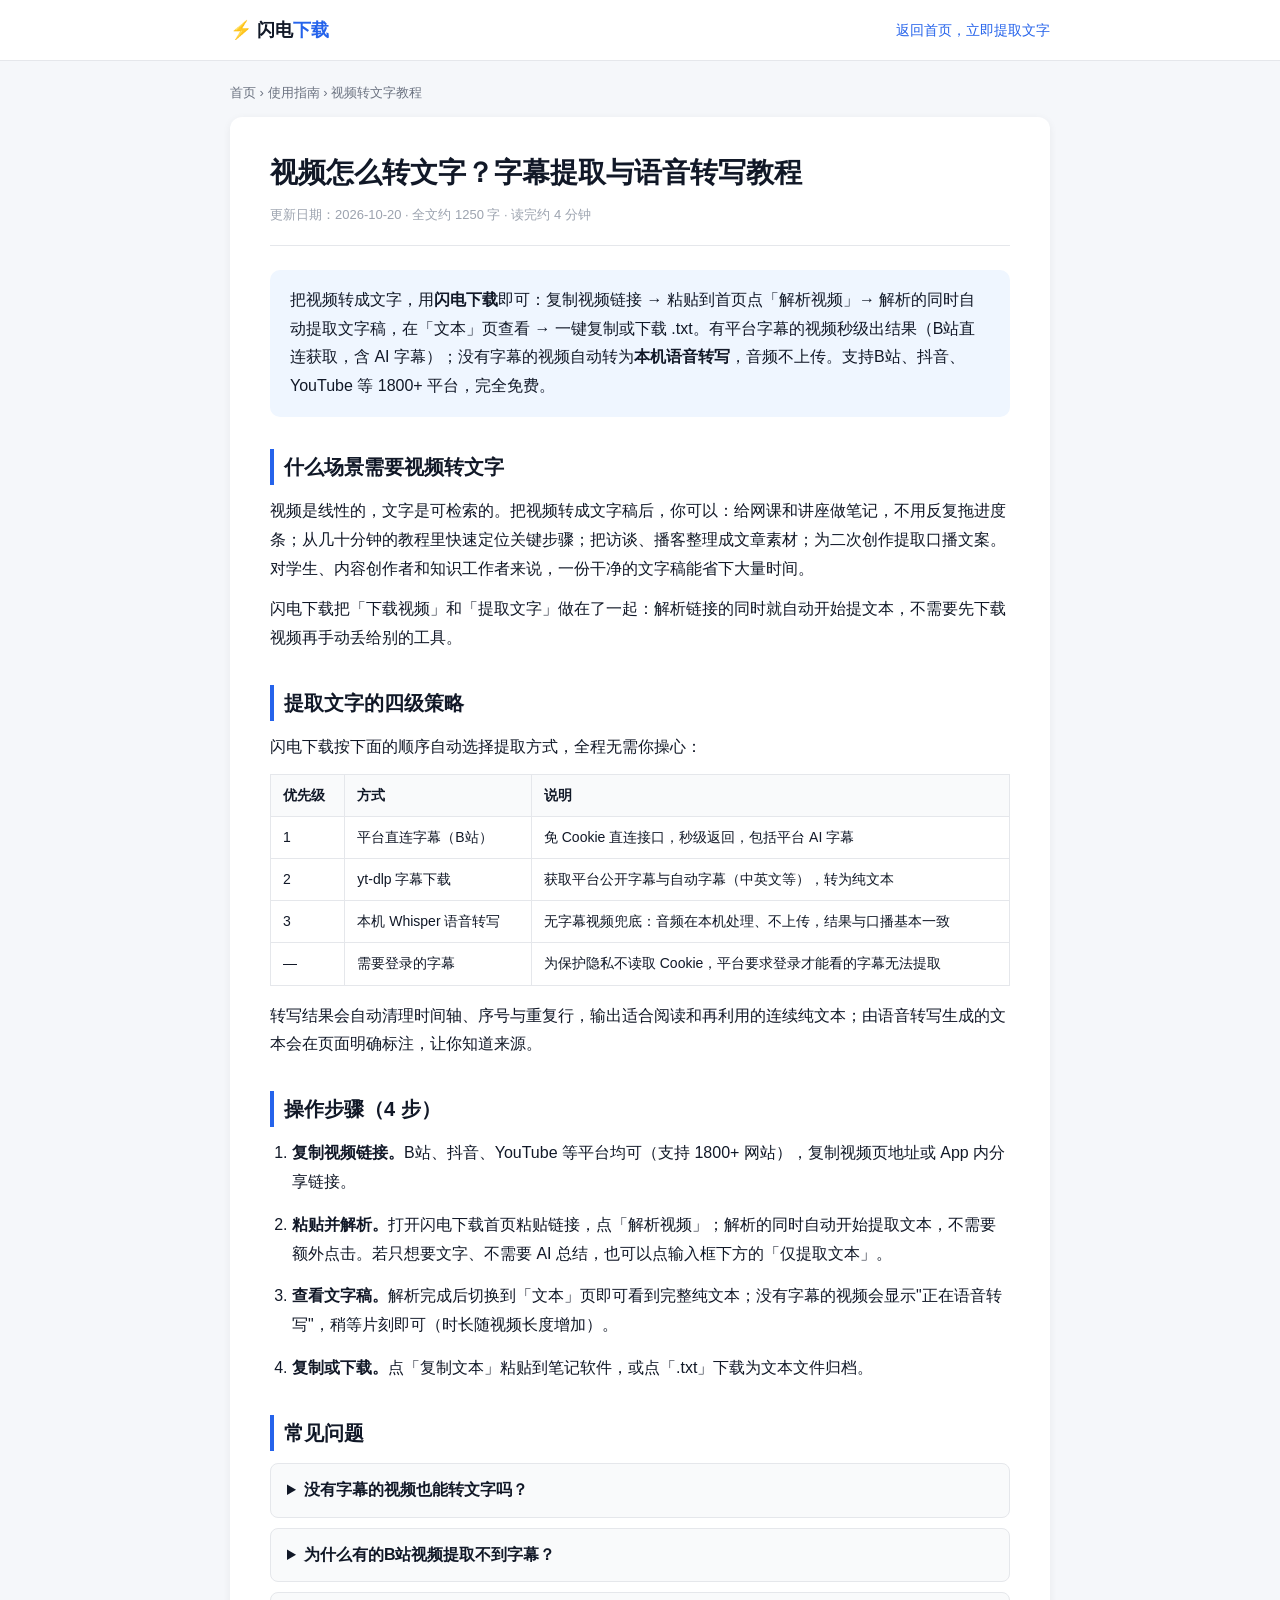
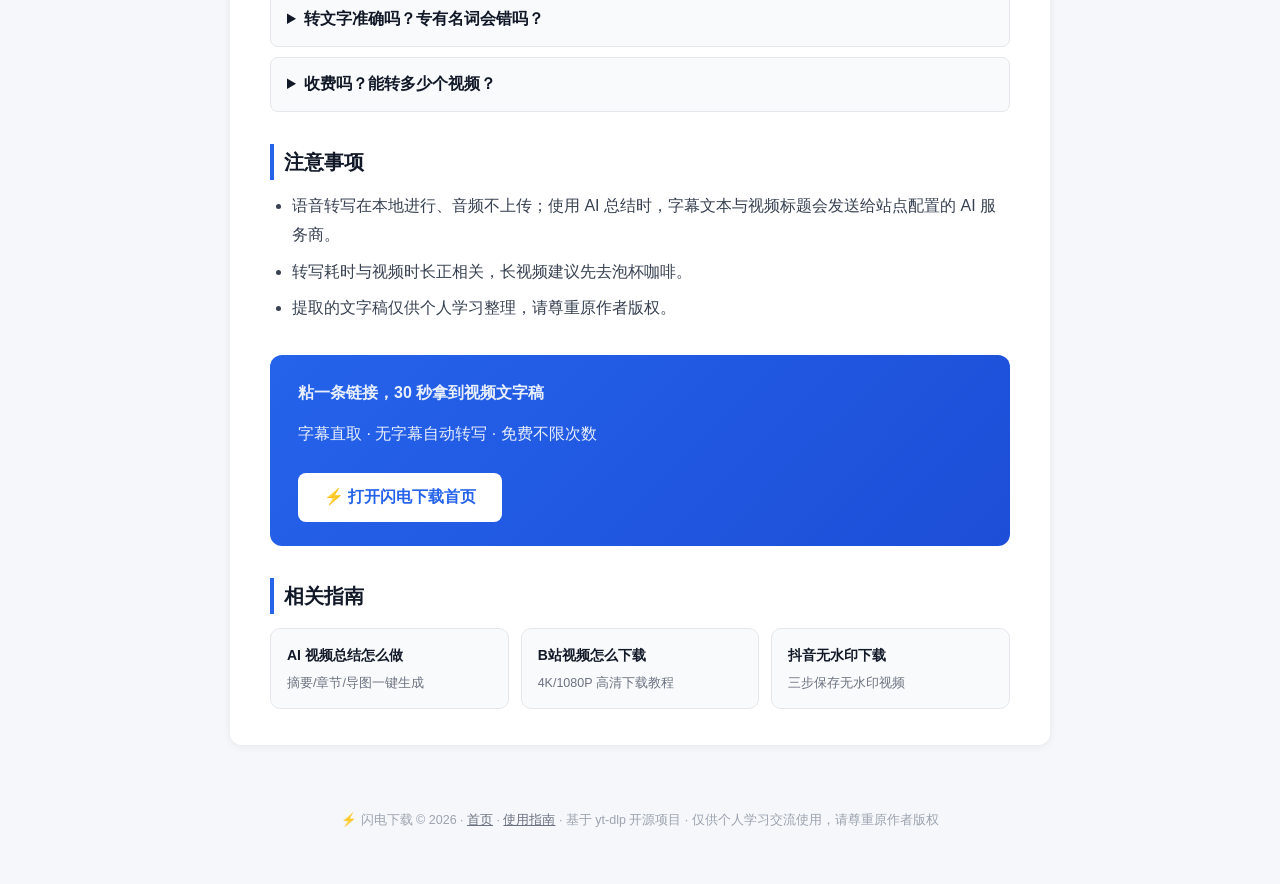
<file: frontend/guides/video-to-text.html>
<!DOCTYPE html>
<html lang="zh-CN">
<head>
  <meta charset="UTF-8">
  <meta name="viewport" content="width=device-width, initial-scale=1.0">
  <meta http-equiv="X-UA-Compatible" content="IE=edge">
  <meta name="theme-color" content="#2563EB">
  <meta name="format-detection" content="telephone=no">
  <title>视频怎么转文字 - 闪电下载 | 字幕提取与语音转写教程</title>
  <meta name="description" content="视频转文字教程：把视频链接粘贴到闪电下载，一键提取字幕为纯文本，无字幕视频自动本机语音转写（音频不上传），支持B站/抖音/YouTube等1800+平台，免费可复制可下载txt。">
  <meta name="keywords" content="视频转文字,视频字幕提取,字幕转文本,视频文字稿提取,语音转文字,视频转文字教程,字幕下载,闪电下载">
  <meta name="robots" content="index, follow">
  <link rel="canonical" href="https://shandian-download.example.com/guides/video-to-text.html">
  <meta property="og:title" content="视频怎么转文字 - 闪电下载教程">
  <meta property="og:description" content="粘贴链接一键提取视频文字稿：平台字幕秒级直取，无字幕视频本机转写，免费下载 txt。">
  <meta property="og:image" content="https://shandian-download.example.com/images/og-image.png">
  <meta property="og:type" content="article">
  <meta property="og:url" content="https://shandian-download.example.com/guides/video-to-text.html">
  <meta property="og:locale" content="zh_CN">
  <meta property="og:site_name" content="闪电下载">
  <meta itemprop="name" content="视频怎么转文字">
  <meta itemprop="description" content="粘贴链接一键提取视频文字稿：平台字幕秒级直取，无字幕视频本机转写，免费下载 txt。">
  <meta itemprop="image" content="https://shandian-download.example.com/images/og-image.png">
  <script type="application/ld+json">
  {
    "@context": "https://schema.org",
    "@type": "BreadcrumbList",
    "itemListElement": [
      { "@type": "ListItem", "position": 1, "name": "首页", "item": "https://shandian-download.example.com/" },
      { "@type": "ListItem", "position": 2, "name": "使用指南", "item": "https://shandian-download.example.com/guides/" },
      { "@type": "ListItem", "position": 3, "name": "视频转文字教程" }
    ]
  }
  </script>
  <script type="application/ld+json">
  {
    "@context": "https://schema.org",
    "@type": "HowTo",
    "name": "如何把视频转成文字",
    "description": "用闪电下载提取视频文字稿：粘贴链接解析后自动提取平台字幕；没有字幕的视频自动转为本机语音转写，结果可复制或下载 txt。",
    "tool": [{ "@type": "HowToTool", "name": "闪电下载（浏览器在线工具，无需安装）" }],
    "step": [
      { "@type": "HowToStep", "name": "复制视频链接", "text": "复制B站、抖音、YouTube 等平台视频页的链接（支持 1800+ 网站）。" },
      { "@type": "HowToStep", "name": "粘贴并解析", "text": "在闪电下载首页粘贴链接点「解析视频」：解析的同时会自动开始提取文字，不需要额外操作。" },
      { "@type": "HowToStep", "name": "查看文本", "text": "解析完成后切换到「文本」页查看提取出的纯文本文字稿；没有平台字幕的视频会自动转为本机语音转写，耗时稍长。" },
      { "@type": "HowToStep", "name": "复制或下载", "text": "点「复制文本」直接粘贴到笔记软件，或点「.txt」下载为文本文件，方便整理归档。" }
    ]
  }
  </script>
  <script type="application/ld+json">
  {
    "@context": "https://schema.org",
    "@type": "FAQPage",
    "mainEntity": [
      {
        "@type": "Question",
        "name": "没有字幕的视频也能转文字吗？",
        "acceptedAnswer": { "@type": "Answer", "text": "可以。平台没有公开字幕时，闪电下载会自动回退为本机 Whisper 语音转写：音频在本机处理、不上传，转写结果与画面口播基本一致，处理时间随视频时长增加。" }
      },
      {
        "@type": "Question",
        "name": "视频转文字支持哪些平台？",
        "acceptedAnswer": { "@type": "Answer", "text": "基于开源引擎支持B站、抖音、快手、微博、YouTube、Instagram、TikTok 等 1800+ 网站；B站字幕走免 Cookie 直连接口可秒级获取（含平台 AI 字幕）。" }
      },
      {
        "@type": "Question",
        "name": "转出来的文字准确吗？",
        "acceptedAnswer": { "@type": "Answer", "text": "平台自带字幕按原文输出；语音转写由 Whisper 完成，与口播内容基本一致，专有名词可能存在少量偏差，建议校对后使用。" }
      },
      {
        "@type": "Question",
        "name": "提取文字收费吗？",
        "acceptedAnswer": { "@type": "Answer", "text": "文本提取完全免费，不限次数、无需登录；结果可在线复制或下载 .txt 文件。" }
      }
    ]
  }
  </script>
  <link rel="icon" href="data:image/svg+xml,<svg xmlns='http://www.w3.org/2000/svg' viewBox='0 0 100 100'><text y='80' font-size='80'>⚡</text></svg>">
  <style>
    * { box-sizing: border-box; margin: 0; padding: 0; }
    body { font-family: -apple-system,"PingFang SC","Microsoft YaHei",sans-serif; background:#F5F7FA; color:#111827; line-height:1.8; }
    .topbar { position:sticky; top:0; background:#fff; border-bottom:1px solid #E5E7EB; z-index:10; }
    .topbar-inner { max-width:860px; margin:0 auto; padding:14px 20px; display:flex; justify-content:space-between; align-items:center; }
    .logo { font-weight:700; font-size:18px; color:#111827; text-decoration:none; }
    .logo b { color:#2563EB; }
    .home-link { color:#2563EB; text-decoration:none; font-size:14px; }
    .home-link:hover { text-decoration:underline; }
    .breadcrumb { max-width:860px; margin:20px auto 0; padding:0 20px; font-size:13px; color:#6B7280; }
    .breadcrumb a { color:#6B7280; text-decoration:none; }
    .breadcrumb a:hover { color:#2563EB; }
    .article { max-width:860px; margin:12px auto 40px; padding:0 20px; }
    .article-card { background:#fff; border-radius:12px; box-shadow:0 2px 8px rgba(0,0,0,.06); padding:36px 40px; }
    h1 { font-size:28px; line-height:1.45; margin-bottom:10px; }
    .meta { font-size:13px; color:#9CA3AF; padding-bottom:18px; border-bottom:1px solid #E5E7EB; margin-bottom:24px; }
    h2 { font-size:20px; margin:32px 0 12px; padding-left:10px; border-left:4px solid #2563EB; }
    p { margin:0 0 12px; }
    .answer { background:#EFF6FF; border-radius:10px; padding:16px 20px; }
    ol.steps { padding-left:22px; }
    ol.steps li { margin-bottom:14px; }
    table { width:100%; border-collapse:collapse; margin:8px 0 16px; font-size:14px; }
    th, td { border:1px solid #E5E7EB; padding:8px 12px; text-align:left; }
    th { background:#F9FAFB; }
    details { background:#F9FAFB; border:1px solid #E5E7EB; border-radius:8px; padding:12px 16px; margin-bottom:10px; }
    summary { font-weight:600; cursor:pointer; }
    details p { margin:10px 0 0; color:#374151; font-size:14.5px; }
    ul.notes { padding-left:22px; color:#374151; }
    ul.notes li { margin-bottom:8px; }
    .cta { margin-top:32px; background:linear-gradient(135deg,#2563EB,#1D4ED8); border-radius:12px; padding:24px 28px; color:#fff; }
    .cta p { color:rgba(255,255,255,.9); }
    .cta a { display:inline-block; background:#fff; color:#2563EB; font-weight:600; padding:10px 26px; border-radius:8px; text-decoration:none; margin-top:12px; }
    .cta a:hover { background:#EFF6FF; }
    .related { display:grid; grid-template-columns:repeat(3,1fr); gap:12px; margin-top:14px; }
    .related a { background:#F9FAFB; border:1px solid #E5E7EB; border-radius:10px; padding:14px 16px; text-decoration:none; color:#111827; font-size:14px; font-weight:600; }
    .related a:hover { border-color:#2563EB; color:#2563EB; }
    .related a span { display:block; font-weight:400; color:#6B7280; font-size:12.5px; margin-top:4px; }
    .footer { text-align:center; padding:24px 20px 40px; color:#9CA3AF; font-size:12.5px; }
    .footer a { color:#6B7280; }
    @media (max-width:640px){ .article-card{padding:24px 18px;} h1{font-size:24px;} .related{grid-template-columns:1fr;} }
  </style>
</head>
<body>
  <header class="topbar">
    <div class="topbar-inner">
      <a class="logo" href="/">⚡ 闪电<b>下载</b></a>
      <a class="home-link" href="/">返回首页，立即提取文字</a>
    </div>
  </header>

  <nav class="breadcrumb"><a href="/">首页</a> › <a href="/guides/">使用指南</a> › 视频转文字教程</nav>

  <main class="article">
    <article class="article-card">
      <h1>视频怎么转文字？字幕提取与语音转写教程</h1>
      <p class="meta">更新日期：2026-10-20 · 全文约 1250 字 · 读完约 4 分钟</p>

      <p class="answer">把视频转成文字，用<strong>闪电下载</strong>即可：复制视频链接 → 粘贴到首页点「解析视频」→ 解析的同时自动提取文字稿，在「文本」页查看 → 一键复制或下载 .txt。有平台字幕的视频秒级出结果（B站直连获取，含 AI 字幕）；没有字幕的视频自动转为<strong>本机语音转写</strong>，音频不上传。支持B站、抖音、YouTube 等 1800+ 平台，完全免费。</p>

      <h2>什么场景需要视频转文字</h2>
      <p>视频是线性的，文字是可检索的。把视频转成文字稿后，你可以：给网课和讲座做笔记，不用反复拖进度条；从几十分钟的教程里快速定位关键步骤；把访谈、播客整理成文章素材；为二次创作提取口播文案。对学生、内容创作者和知识工作者来说，一份干净的文字稿能省下大量时间。</p>
      <p>闪电下载把「下载视频」和「提取文字」做在了一起：解析链接的同时就自动开始提文本，不需要先下载视频再手动丢给别的工具。</p>

      <h2>提取文字的四级策略</h2>
      <p>闪电下载按下面的顺序自动选择提取方式，全程无需你操心：</p>
      <table>
        <tr><th>优先级</th><th>方式</th><th>说明</th></tr>
        <tr><td>1</td><td>平台直连字幕（B站）</td><td>免 Cookie 直连接口，秒级返回，包括平台 AI 字幕</td></tr>
        <tr><td>2</td><td>yt-dlp 字幕下载</td><td>获取平台公开字幕与自动字幕（中英文等），转为纯文本</td></tr>
        <tr><td>3</td><td>本机 Whisper 语音转写</td><td>无字幕视频兜底：音频在本机处理、不上传，结果与口播基本一致</td></tr>
        <tr><td>—</td><td>需要登录的字幕</td><td>为保护隐私不读取 Cookie，平台要求登录才能看的字幕无法提取</td></tr>
      </table>
      <p>转写结果会自动清理时间轴、序号与重复行，输出适合阅读和再利用的连续纯文本；由语音转写生成的文本会在页面明确标注，让你知道来源。</p>

      <h2>操作步骤（4 步）</h2>
      <ol class="steps">
        <li><strong>复制视频链接。</strong>B站、抖音、YouTube 等平台均可（支持 1800+ 网站），复制视频页地址或 App 内分享链接。</li>
        <li><strong>粘贴并解析。</strong>打开闪电下载首页粘贴链接，点「解析视频」；解析的同时自动开始提取文本，不需要额外点击。若只想要文字、不需要 AI 总结，也可以点输入框下方的「仅提取文本」。</li>
        <li><strong>查看文字稿。</strong>解析完成后切换到「文本」页即可看到完整纯文本；没有字幕的视频会显示"正在语音转写"，稍等片刻即可（时长随视频长度增加）。</li>
        <li><strong>复制或下载。</strong>点「复制文本」粘贴到笔记软件，或点「.txt」下载为文本文件归档。</li>
      </ol>

      <h2>常见问题</h2>
      <details>
        <summary>没有字幕的视频也能转文字吗？</summary>
        <p>可以。平台没有公开字幕时，会自动转为本机 Whisper 语音转写：音频全程在本机处理、不上传，转写内容与画面口播基本一致。转写较耗时，长视频请耐心等待。</p>
      </details>
      <details>
        <summary>为什么有的B站视频提取不到字幕？</summary>
        <p>闪电下载不读取 Cookie，只有公开可访问的字幕能直接提取；若该视频的字幕需要登录才能查看，目前无法获取，此时会尝试语音转写兜底。</p>
      </details>
      <details>
        <summary>转文字准确吗？专有名词会错吗？</summary>
        <p>平台字幕按原文输出，准确性由平台保证；语音转写与口播基本一致，人名、术语等专有名词可能有少量偏差，正式使用前建议快速校对。</p>
      </details>
      <details>
        <summary>收费吗？能转多少个视频？</summary>
        <p>文本提取完全免费，不限次数、无需登录。转出的文字还可以继续用 AI 总结生成摘要、章节与思维导图，详见<a href="/guides/ai-video-summary.html">AI 视频总结教程</a>。</p>
      </details>

      <h2>注意事项</h2>
      <ul class="notes">
        <li>语音转写在本地进行、音频不上传；使用 AI 总结时，字幕文本与视频标题会发送给站点配置的 AI 服务商。</li>
        <li>转写耗时与视频时长正相关，长视频建议先去泡杯咖啡。</li>
        <li>提取的文字稿仅供个人学习整理，请尊重原作者版权。</li>
      </ul>

      <div class="cta">
        <p><strong>粘一条链接，30 秒拿到视频文字稿</strong></p>
        <p>字幕直取 · 无字幕自动转写 · 免费不限次数</p>
        <a href="/">⚡ 打开闪电下载首页</a>
      </div>

      <h2>相关指南</h2>
      <div class="related">
        <a href="/guides/ai-video-summary.html">AI 视频总结怎么做<span>摘要/章节/导图一键生成</span></a>
        <a href="/guides/bilibili-video-download.html">B站视频怎么下载<span>4K/1080P 高清下载教程</span></a>
        <a href="/guides/douyin-no-watermark.html">抖音无水印下载<span>三步保存无水印视频</span></a>
      </div>
    </article>
  </main>

  <footer class="footer">
    <p>⚡ 闪电下载 © 2026 · <a href="/">首页</a> · <a href="/guides/">使用指南</a> · 基于 yt-dlp 开源项目 · 仅供个人学习交流使用，请尊重原作者版权</p>
  </footer>
</body>
</html>
</file>
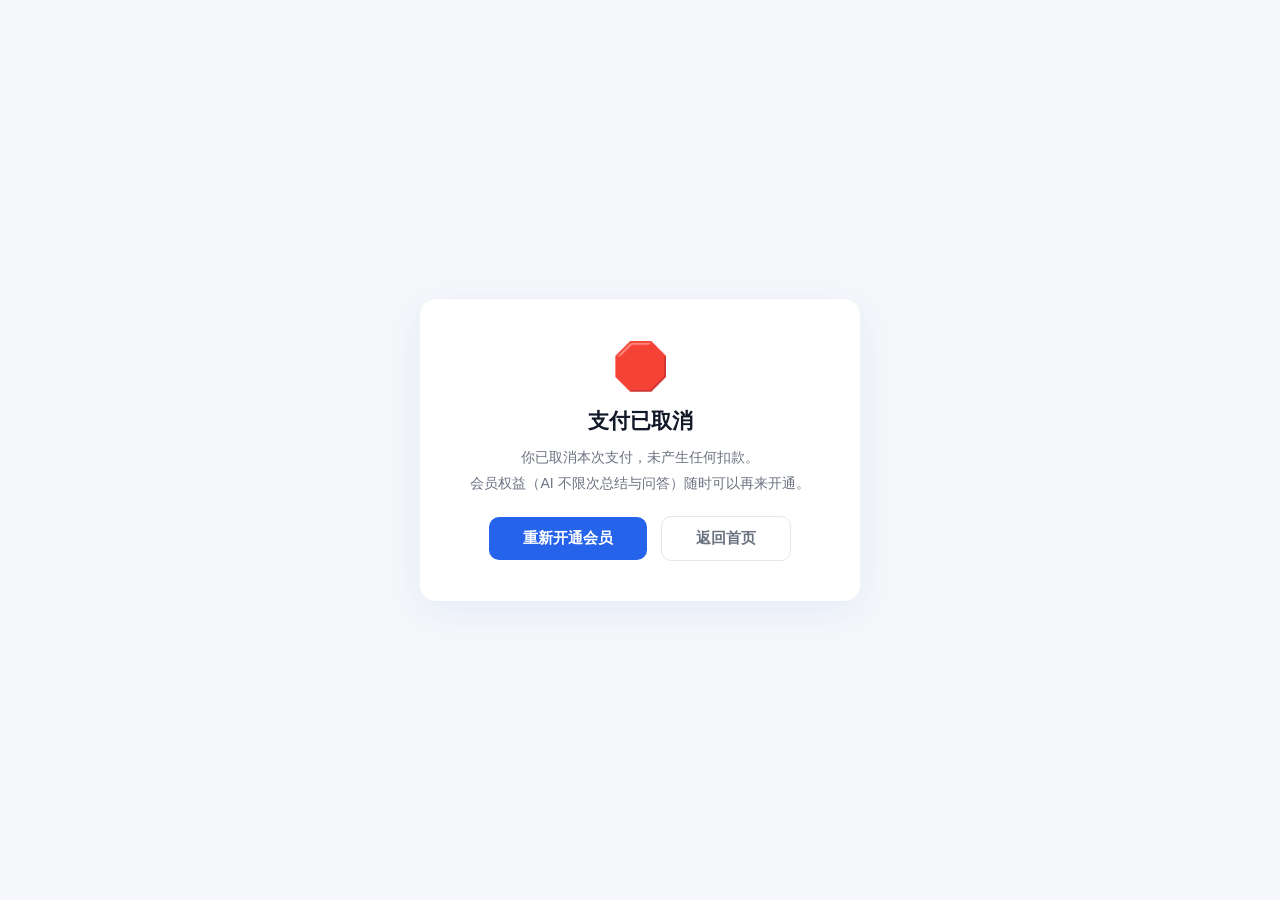
<file: frontend/pay/cancel.html>
<!DOCTYPE html>
<html lang="zh-CN">
<head>
  <meta charset="UTF-8">
  <meta name="viewport" content="width=device-width, initial-scale=1.0">
  <meta name="robots" content="noindex, follow">
  <title>支付已取消 - 闪电下载</title>
  <style>
    * { margin: 0; padding: 0; box-sizing: border-box; }
    body {
      font-family: -apple-system, "PingFang SC", "Microsoft YaHei", sans-serif;
      background: #F5F7FA; color: #111827; min-height: 100vh;
      display: flex; align-items: center; justify-content: center; padding: 24px;
    }
    .card {
      background: #fff; border-radius: 16px; box-shadow: 0 10px 40px rgba(37, 99, 235, .08);
      max-width: 440px; width: 100%; padding: 40px 32px; text-align: center;
    }
    .icon { font-size: 46px; margin-bottom: 14px; }
    h1 { font-size: 21px; margin-bottom: 10px; }
    p { font-size: 14px; color: #6B7280; line-height: 1.8; }
    .btn {
      display: inline-block; margin-top: 20px; padding: 12px 34px; border-radius: 10px;
      font-size: 15px; font-weight: 600; cursor: pointer; border: none; text-decoration: none;
    }
    .btn-primary { background: #2563EB; color: #fff; }
    .btn-primary:hover { background: #1D4ED8; }
    .btn-ghost { background: none; border: 1.5px solid #E5E7EB; color: #6B7280; margin-left: 10px; }
  </style>
</head>
<body>
  <div class="card">
    <div class="icon">🛑</div>
    <h1>支付已取消</h1>
    <p>你已取消本次支付，未产生任何扣款。<br>会员权益（AI 不限次总结与问答）随时可以再来开通。</p>
    <a class="btn btn-primary" href="/#pricing">重新开通会员</a>
    <a class="btn btn-ghost" href="/">返回首页</a>
  </div>
</body>
</html>
</file>
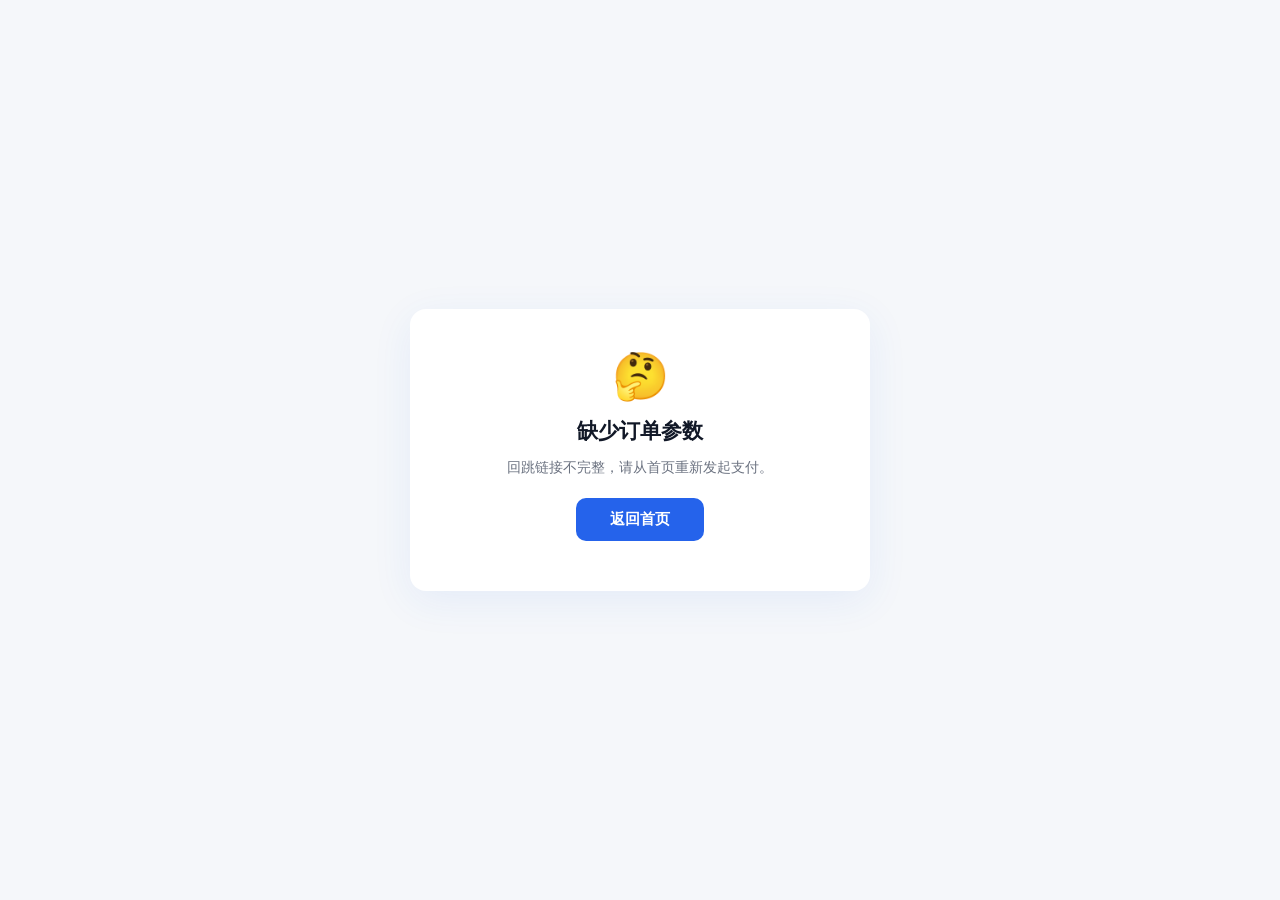
<file: frontend/pay/success.html>
<!DOCTYPE html>
<html lang="zh-CN">
<head>
  <meta charset="UTF-8">
  <meta name="viewport" content="width=device-width, initial-scale=1.0">
  <meta name="robots" content="noindex, follow">
  <title>支付结果确认中 - 闪电下载</title>
  <style>
    * { margin: 0; padding: 0; box-sizing: border-box; }
    body {
      font-family: -apple-system, "PingFang SC", "Microsoft YaHei", sans-serif;
      background: #F5F7FA; color: #111827; min-height: 100vh;
      display: flex; align-items: center; justify-content: center; padding: 24px;
    }
    .card {
      background: #fff; border-radius: 16px; box-shadow: 0 10px 40px rgba(37, 99, 235, .08);
      max-width: 460px; width: 100%; padding: 40px 32px; text-align: center;
    }
    .icon { font-size: 46px; margin-bottom: 14px; }
    h1 { font-size: 21px; margin-bottom: 10px; }
    p { font-size: 14px; color: #6B7280; line-height: 1.8; }
    .code-box {
      margin: 18px 0; background: #EFF6FF; border: 1px dashed #93C5FD; border-radius: 10px;
      padding: 14px; font-size: 17px; font-weight: 700; letter-spacing: 1px; color: #1D4ED8;
      user-select: all; word-break: break-all;
    }
    .code-box small { display: block; font-size: 12px; font-weight: 400; color: #6B7280; margin-top: 6px; letter-spacing: 0; }
    .btn {
      display: inline-block; margin-top: 18px; padding: 12px 34px; border-radius: 10px;
      font-size: 15px; font-weight: 600; cursor: pointer; border: none; text-decoration: none;
    }
    .btn-primary { background: #2563EB; color: #fff; }
    .btn-primary:hover { background: #1D4ED8; }
    .btn-ghost { background: none; border: 1.5px solid #E5E7EB; color: #6B7280; margin-left: 10px; }
    .spinner {
      width: 36px; height: 36px; margin: 0 auto 16px; border-radius: 50%;
      border: 3px solid #DBEAFE; border-top-color: #2563EB; animation: spin .9s linear infinite;
    }
    @keyframes spin { to { transform: rotate(360deg); } }
    #detail { margin-top: 10px; font-size: 12.5px; color: #9CA3AF; }
  </style>
</head>
<body>
  <div class="card" id="app">
    <div class="spinner" id="icon"></div>
    <h1 id="title">正在确认支付结果…</h1>
    <p id="desc">支付成功后 Stripe 会通知服务器开通会员，通常几秒内完成，请稍候。</p>
    <div id="extra"></div>
    <div>
      <a class="btn btn-primary" id="primary-btn" href="/" style="display:none">返回首页</a>
      <button class="btn btn-ghost" id="retry-btn" style="display:none" onclick="location.reload()">再刷新一次</button>
    </div>
    <p id="detail"></p>
  </div>
  <script>
    // 支付回跳页：轮询订单状态；webhook 未送达时后端会主动向 Stripe 核实（双保险）
    var params = new URLSearchParams(location.search);
    var orderId = params.get("order") || "";
    var MAX_TRIES = 15, tries = 0, timer = null;

    function $(id) { return document.getElementById(id); }
    function setState(icon, title, desc) {
      $("icon").className = "icon"; $("icon").textContent = icon;
      $("title").textContent = title; $("desc").textContent = desc;
    }
    function finishOk(order) {
      if (timer) clearInterval(timer);
      var until = order.account && order.account.vip_expires_at
        ? new Date(order.account.vip_expires_at * 1000).toLocaleString("zh-CN", { hour12: false }) : "";
      setState("🎉", "会员开通成功！", "会员有效期至：" + until + "；AI 总结与问答已不限次。");
      var html = "";
      if (order.activation_code) {
        html += '<div class="code-box">' + order.activation_code +
                '<small>备用兑换码：换设备或清空浏览器后，登录任意账号输入即可找回会员</small></div>';
      }
      $("extra").innerHTML = html;
      $("primary-btn").style.display = "";
      $("retry-btn").style.display = "none";
    }
    function finishPending() {
      if (timer) clearInterval(timer);
      setState("⏳", "支付确认中", "服务器还没收到 Stripe 的支付通知。别担心——如果扣款成功，几分钟内会员会自动开通；长时间未开通可凭支付凭证联系管理员。");
      $("retry-btn").style.display = "";
      $("primary-btn").style.display = "";
      $("detail").textContent = "订单号：" + orderId;
    }
    function poll() {
      fetch("/api/vip/order/" + encodeURIComponent(orderId), { headers: { "Content-Type": "application/json" } })
        .then(function (r) { return r.json().then(function (d) { return { status: r.status, body: d }; }); })
        .then(function (res) {
          if (res.status === 401) {
            if (timer) clearInterval(timer);
            setState("🔑", "请先登录", "需要登录购买会员时的账号才能查看订单。");
            $("primary-btn").textContent = "去首页登录"; $("primary-btn").style.display = "";
            return;
          }
          if (res.status === 404) {
            if (timer) clearInterval(timer);
            setState("🤔", "订单不存在", "没有找到这笔订单，可能链接已失效。");
            $("primary-btn").style.display = "";
            return;
          }
          if (res.body && res.body.status === "paid") { finishOk(res.body); return; }
          if (++tries >= MAX_TRIES) finishPending();
        })
        .catch(function () { if (++tries >= MAX_TRIES) finishPending(); });
    }
    if (!orderId) {
      setState("🤔", "缺少订单参数", "回跳链接不完整，请从首页重新发起支付。");
      $("primary-btn").style.display = "";
    } else {
      timer = setInterval(poll, 2000);
      poll();
    }
  </script>
</body>
</html>
</file>
